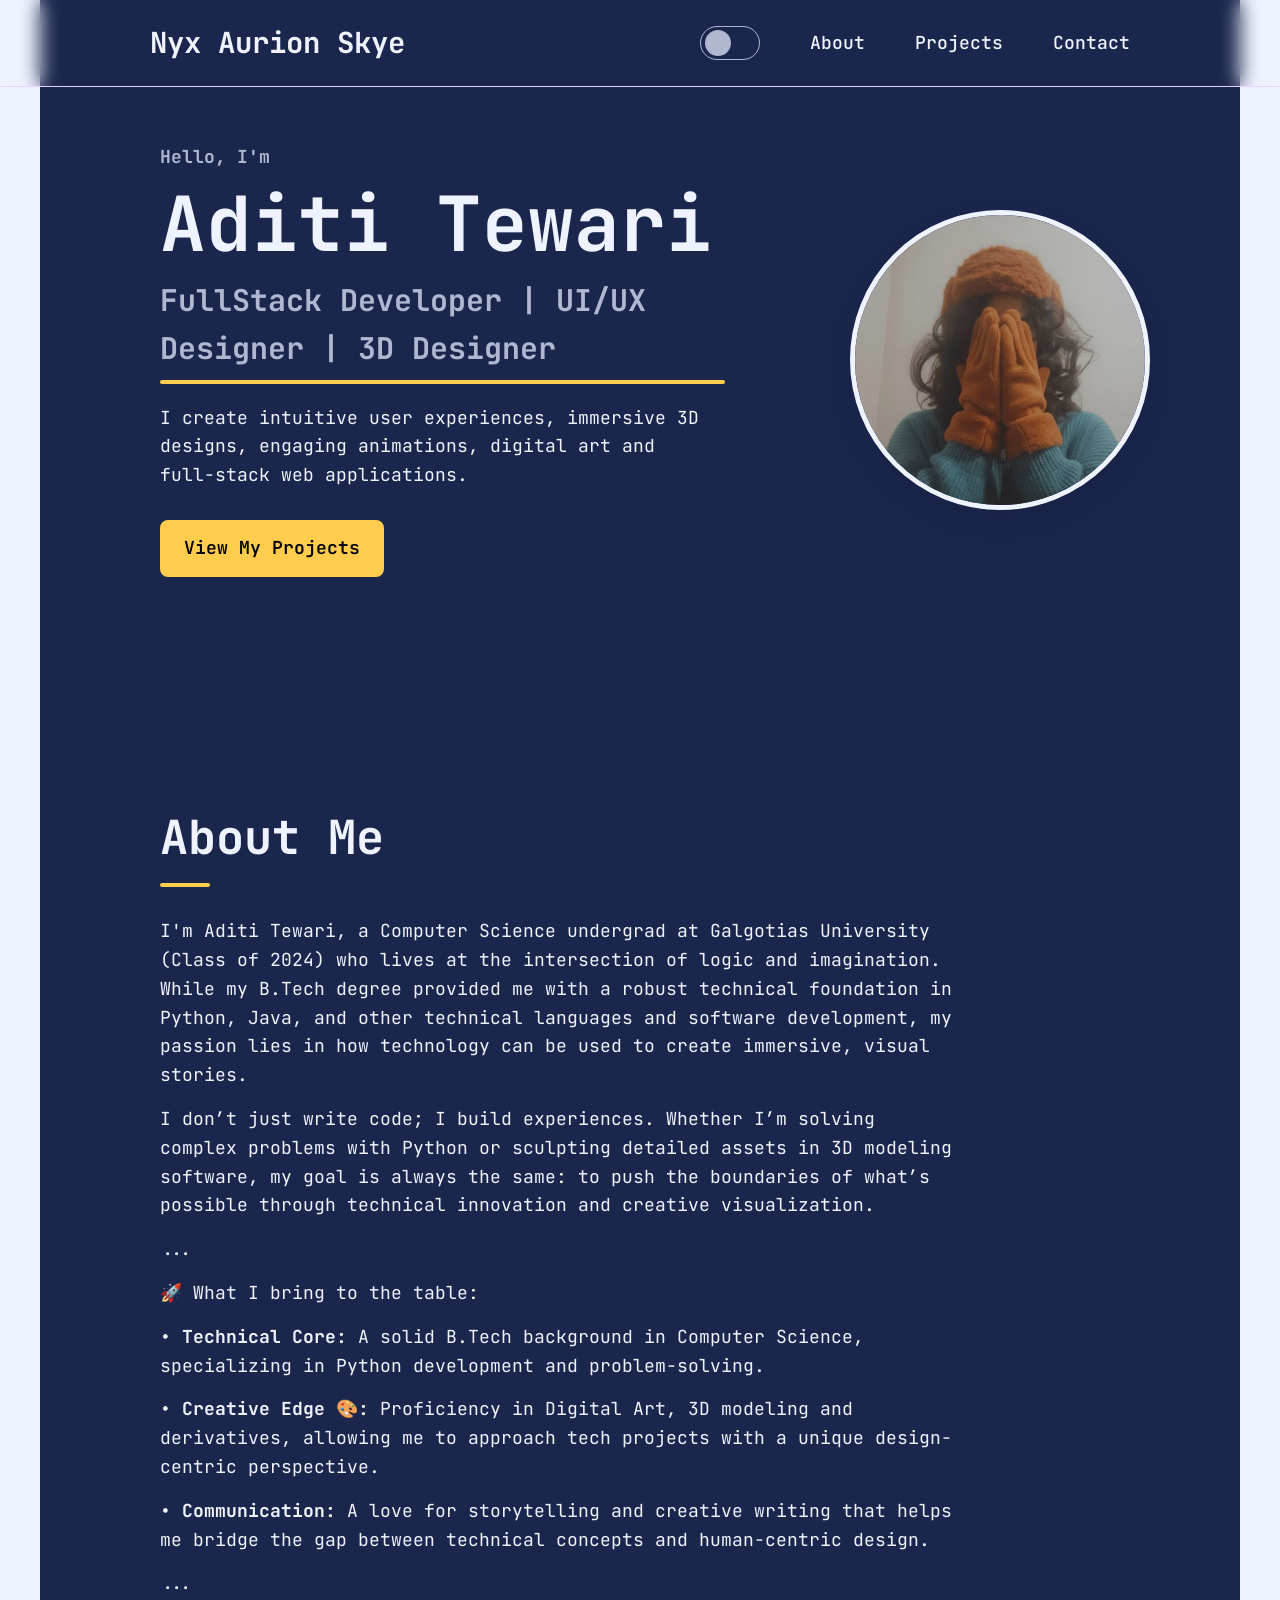
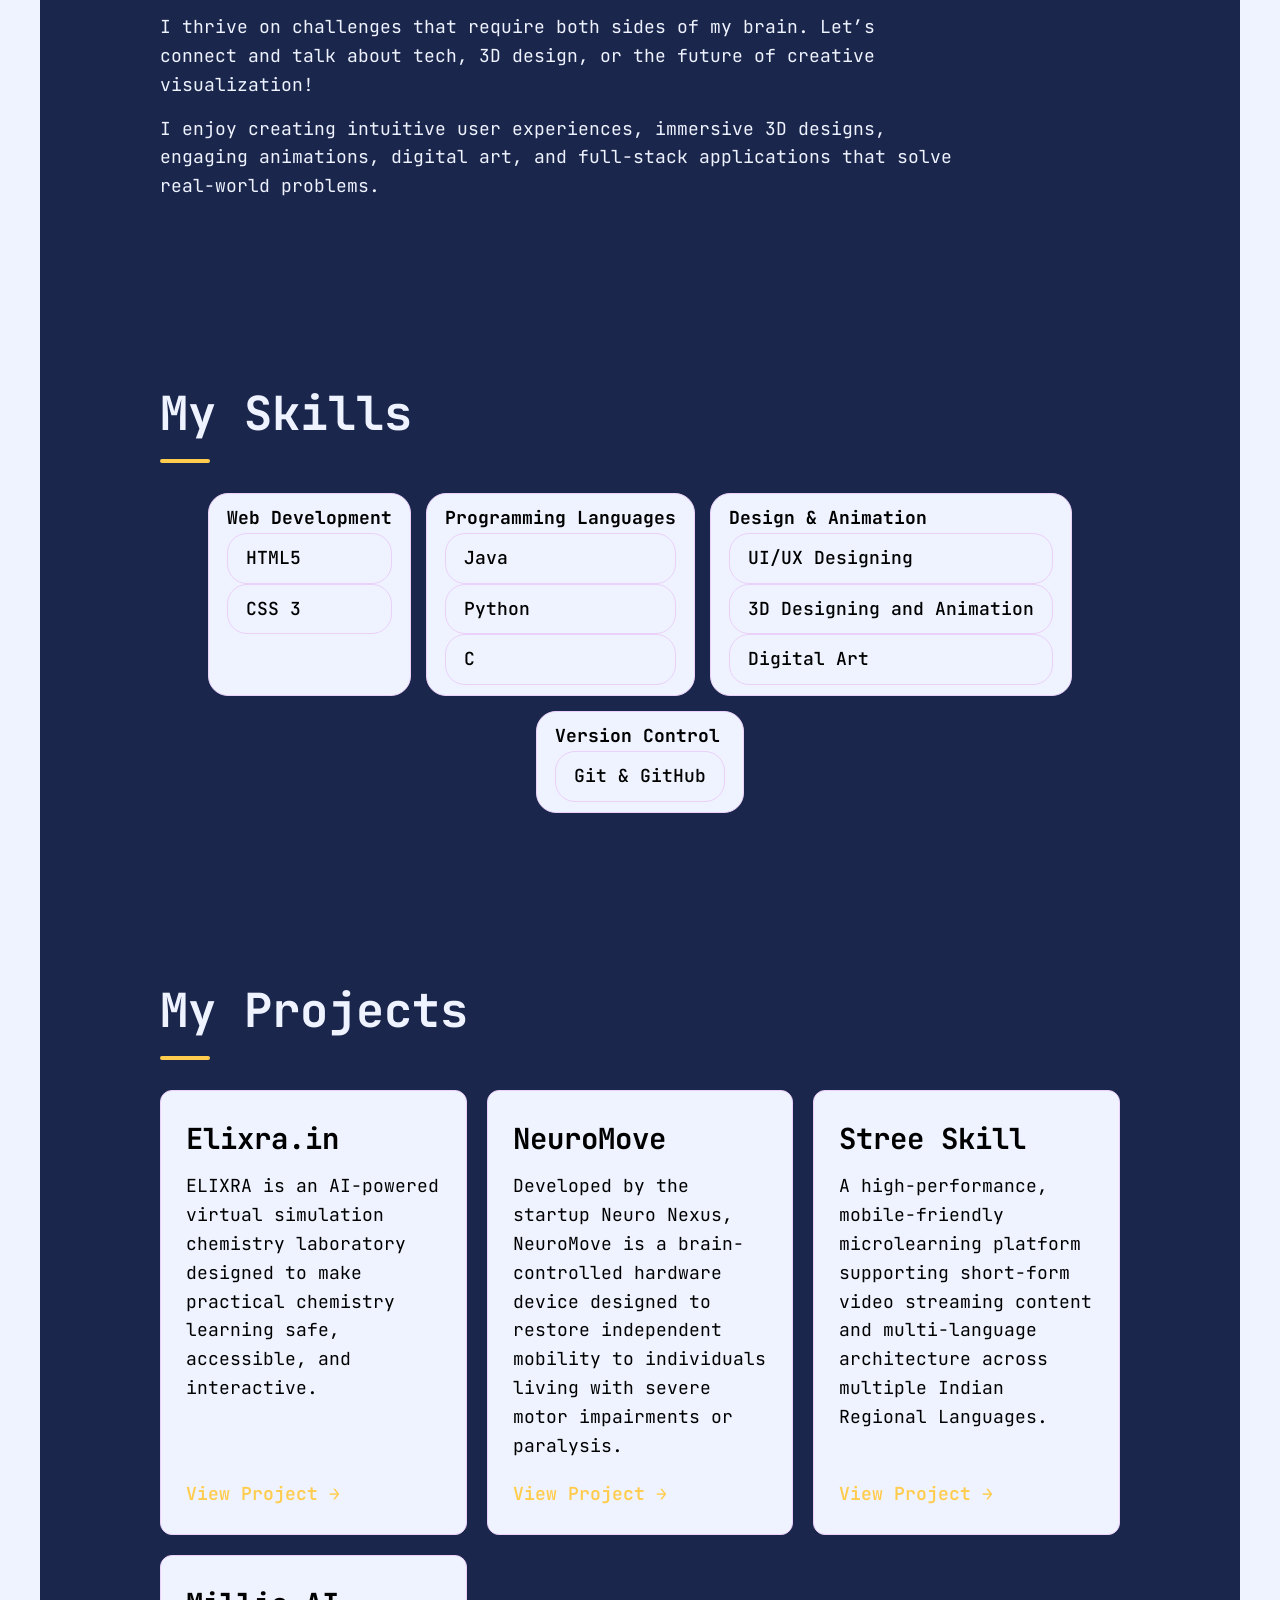
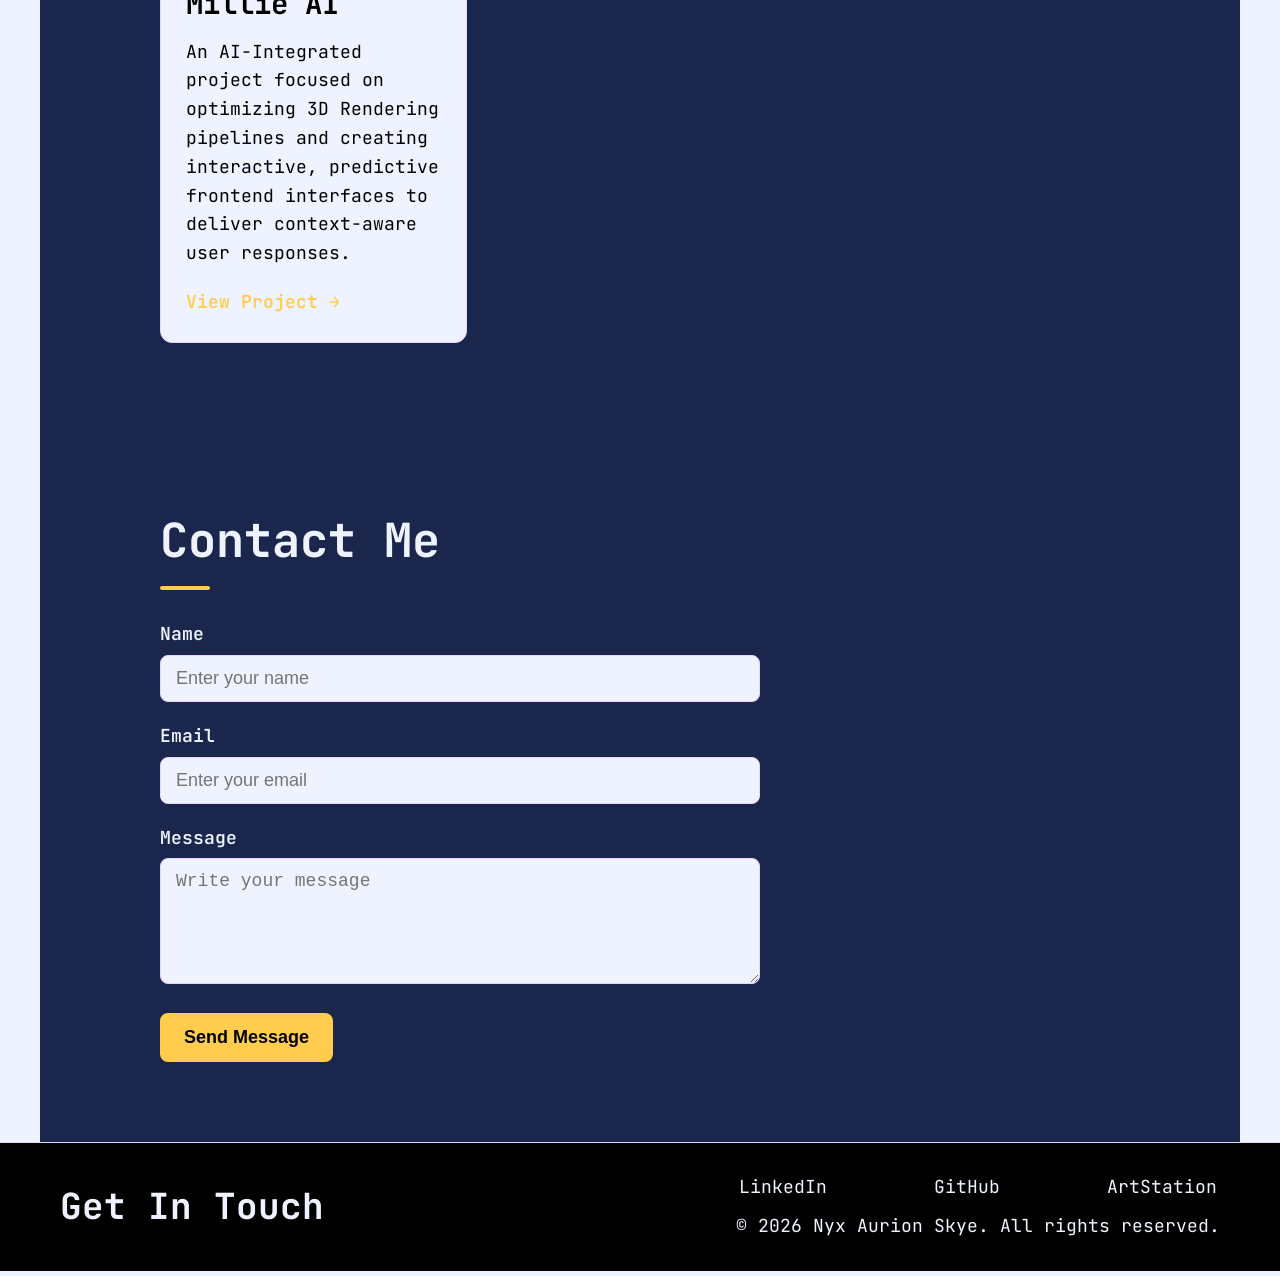
<file: index.html>
<!DOCTYPE html>
<html lang="en">
    <head>
        <meta charset="UTF-8">
        <meta name="viewport" content="width=device-width, initial-scale=1.0"> 
        <meta name="description" content="Aditi Tewari(Nyx Aurion Skye) portfolio showcasing skills and projects.">

        <title>NyxSkye | Developer Portfolio</title>
        <link rel="stylesheet" href="styles.css">
        <link rel="preconnect" href="https://fonts.googleapis.com">
        <link rel="preconnect" href="https://fonts.gstatic.com" crossorigin>
        <link href="https://fonts.googleapis.com/css2?family=JetBrains+Mono:ital,wght@0,100..800;1,100..800&display=swap" rel="stylesheet">
    </head>
    <body>
        <header>
            <nav class="navbar">
                <a class="logo">Nyx Aurion Skye</a>
                <ul class="nav-links">
                    <label class="switch">
                        <input type="checkbox">
                            <a href="index1.html" class="slider round"></a>
                    </label>
                    <li>
                        <a href="#about">About</a>
                    </li>
                    <li>
                        <a href="#projects">Projects</a>
                    </li>
                    <li>
                        <a href="#contact">Contact</a>
                    </li>
                </ul>
            </nav>
        </header>
        <main>
            <div class="container">
            <section class="hero">
                <div class="hero-content">
                    <p class="intro">Hello, I'm</p>
                    <h1>Aditi Tewari</h1>
                    <h2>FullStack Developer | UI/UX Designer | 3D Designer</h2>
                    <p class="hero-description">
                        I create intuitive user experiences, immersive 3D designs,
                        engaging animations, digital art and full-stack web applications.
                    </p>
                    <a href="#projects" class="btn">
                        View My Projects
                    </a>
                </div>
                <div class="hero-image">
                    <img
                        src="img_assets/profile.jpg"
                        alt="Profile photo of Aditi Tewari"
                    >
                </div>
            </section>
            <section id="about" class="section">
                <h2 class="section-title">About Me</h2>
                    <p>
                        I'm Aditi Tewari, a Computer Science undergrad at Galgotias University (Class of 2024) who lives at the intersection of logic and imagination. While my B.Tech degree provided me with a robust technical foundation in Python, Java, and other technical languages and software development, my passion lies in how technology can be used to create immersive, visual stories.
                    </p>
                    <p>
                        I don’t just write code; I build experiences. Whether I’m solving complex problems with Python or sculpting detailed assets in 3D modeling software, my goal is always the same: to push the boundaries of what’s possible through technical innovation and creative visualization.
                    </p>
                    <p> ... </p>
                    <p>
                        🚀 What I bring to the table:
                    </p>
                    <p>
                        <strong>• Technical Core:</strong> A solid B.Tech background in Computer Science, specializing in Python development and problem-solving.
                    </p>
                    <p>
                        <strong>• Creative Edge 🎨:</strong> Proficiency in Digital Art, 3D modeling and derivatives, allowing me to approach tech projects with a unique design-centric perspective.
                    </p>
                    <p>
                        <strong>• Communication:</strong> A love for storytelling and creative writing that helps me bridge the gap between technical concepts and human-centric design.
                    </p>
                    <p> ... </p>
                    <p>
                        I thrive on challenges that require both sides of my brain. Let’s connect and talk about tech, 3D design, or the future of creative visualization!
                    </p>
                <p>
                    I enjoy creating intuitive user experiences, immersive
                    3D designs, engaging animations, digital art, and
                    full-stack applications that solve real-world problems.
                </p>
            </section>
            <section id="skills" class="section">
                <h2 class="section-title">My Skills</h2>
                <ul class="skills-list">
                    <li>
                        <strong>Web Development</strong>
                        <ul>
                            <li>HTML5</li>
                            <li>CSS 3</li>
                        </ul>
                    </li>
                    <li>
                        <strong>Programming Languages</strong>
                        <ul>
                            <li>Java</li>
                            <li>Python</li>
                            <li>C</li>
                        </ul>
                    </li>
                    <li>
                        <strong>Design &amp; Animation</strong>
                        <ul>
                            <li>UI/UX Designing</li>
                            <li>3D Designing and Animation</li>
                            <li>Digital Art</li>
                        </ul>
                    </li>
                    <li>
                        <strong>Version Control</strong>
                        <ul>
                            <li>Git &amp; GitHub</li>
                        </ul>
                    </li>
                </ul>
            </section>
            <section id="projects" class="section">
                <h2 class="section-title">My Projects</h2>
                <div class="projects">
                    <article class="project-card">
                        <h3>Elixra.in</h3>
                        <p>
                            ELIXRA is an AI-powered virtual simulation  chemistry laboratory 
                            designed to make practical chemistry learning safe, accessible, 
                            and interactive. 
                        </p>
                        <a href="#" class="project-link">
                            View Project →
                        </a>
                    </article>
                    <article class="project-card">
                        <h3>NeuroMove</h3>
                        <p>
                            Developed by the startup Neuro Nexus, NeuroMove is a 
                            brain-controlled hardware device designed to restore 
                            independent mobility to individuals living with severe 
                            motor impairments or paralysis. 
                        </p>
                        <a href="#" class="project-link">
                            View Project →
                        </a>
                    </article>
                    <article class="project-card">
                        <h3>Stree Skill</h3>
                        <p>
                            A high-performance, mobile-friendly microlearning 
                            platform supporting short-form video streaming content 
                            and multi-language architecture across multiple Indian 
                            Regional Languages.
                        </p>
                        <a href="#" class="project-link">
                            View Project →
                        </a>
                    </article>
                    <article class="project-card">
                        <h3>Millie AI</h3>
                        <p>
                            An AI-Integrated project focused on optimizing 3D 
                            Rendering pipelines and creating interactive, 
                            predictive frontend interfaces to deliver 
                            context-aware user responses.
                        </p>
                        <a href="#" class="project-link">
                            View Project →
                        </a>
                    </article>
                </div>
            </section>
            <section id="contact" class="section">
                <h2 class="section-title">Contact Me</h2>
                <form class="contact-form">
                    <div class="form-group">
                        <label for="name">
                            Name
                        </label>
                        <input
                            type="text"
                            id="name"
                            name="name"
                            placeholder="Enter your name"
                        >
                    </div>
                    <div class="form-group">
                        <label for="email">
                            Email
                        </label>
                        <input
                            type="email"
                            id="email"
                            name="email"
                            placeholder="Enter your email"
                        >
                    </div>
                    <div class="form-group">
                        <label for="message">
                            Message
                        </label>
                        <textarea
                            id="message"
                            name="message"
                            rows="5"
                            placeholder="Write your message"
                        ></textarea>
                    </div>
                    <button type="submit" class="btn">
                        Send Message
                    </button>
                </form>
            </section>
            </div>
        </main>
        <footer>
            <div class="footer-content">
                <div class="footer-left">
                    <h1>Get In Touch</h1>
                </div>
                <div class="footer-right">
                    <div class="social-links">
                        <a href="https://linkedin.com/in/nyx-aurion-skye" target="_blank">LinkedIn</a>
                        <a href="https://github.com/NyxAurionSkye" target="_blank">GitHub</a>
                        <a href="https://www.artstation.com/nyxaurionskye" target="_blank">ArtStation</a>
                    </div>
                    <p> © 2026 Nyx Aurion Skye. All rights reserved.</p>
                </div>
            </div>
        </footer>
    </body>
</html>
</file>
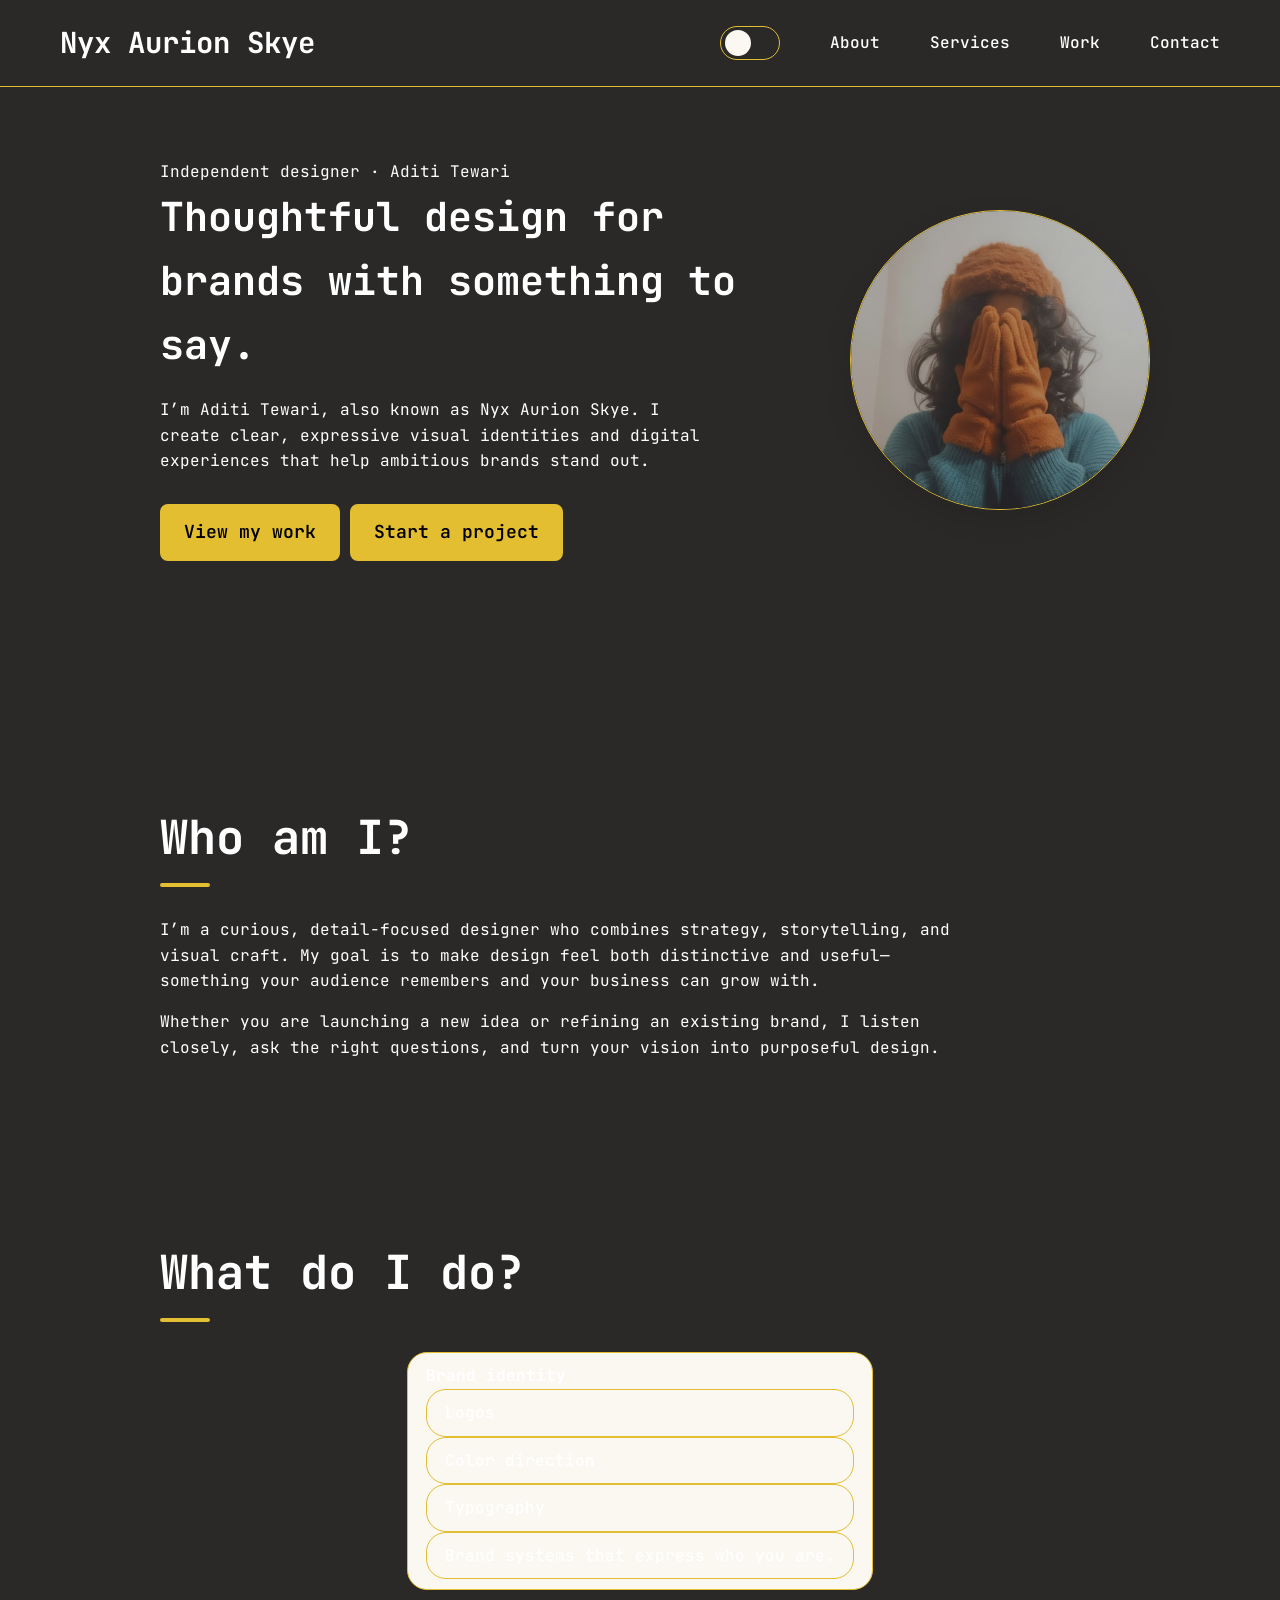
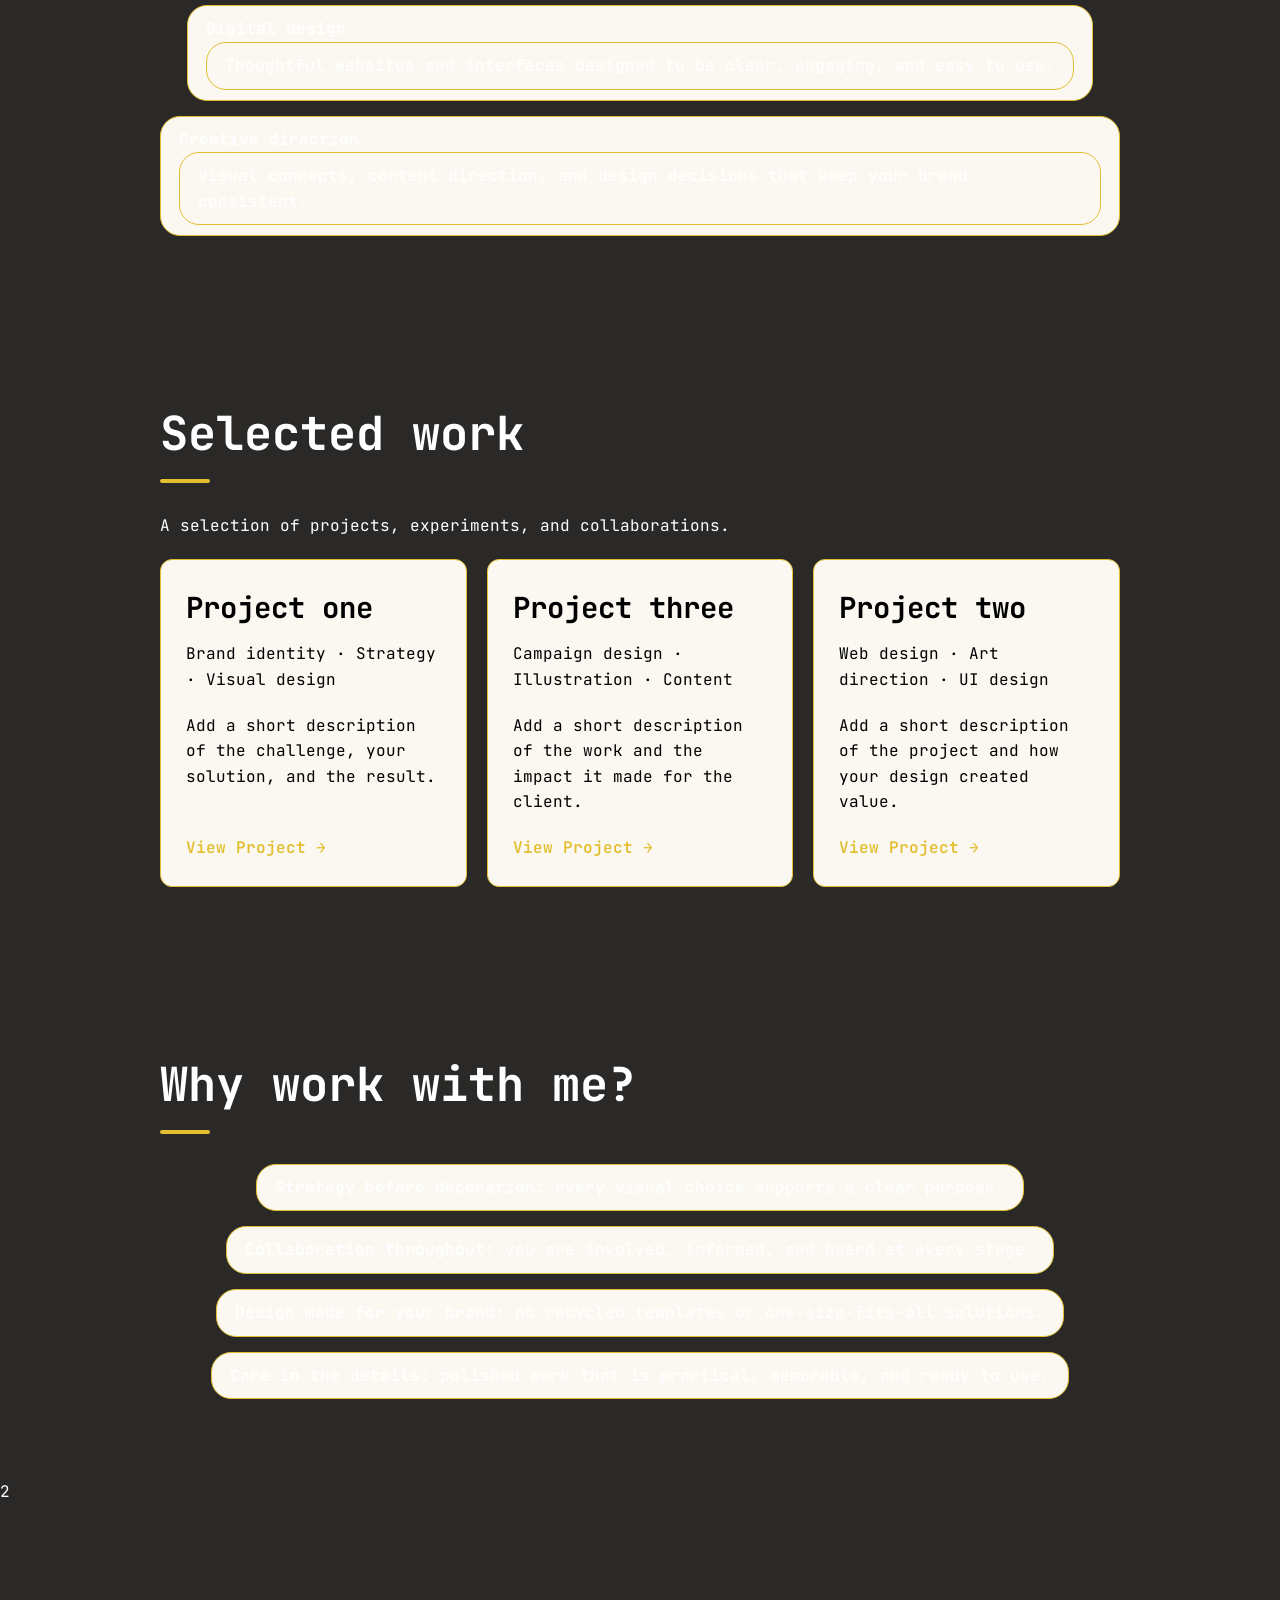
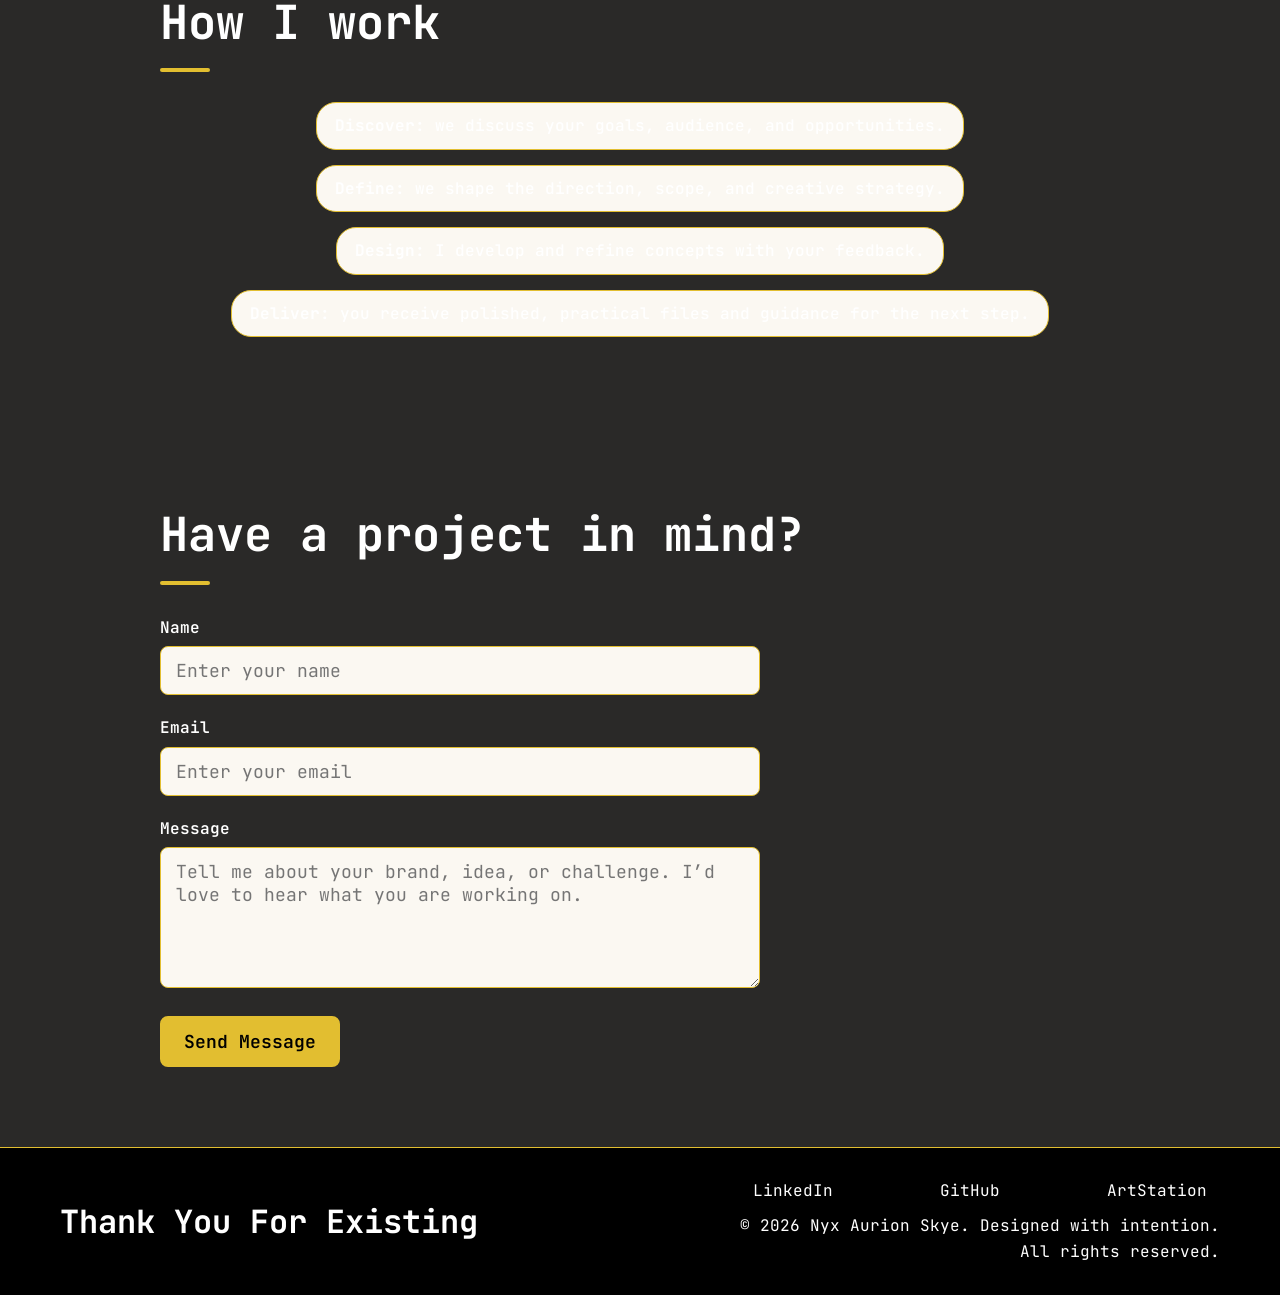
<file: creative/index.html>
<!DOCTYPE html>
<html lang="en">
    <head>
        <meta charset="UTF-8">
        <meta name="viewport" content="width=device-width, initial-scale=1.0"> 
        <meta name="description" content="Aditi Tewari(Nyx Aurion Skye) designer portfolio showcasing skills and projects.">

        <title>NyxSkye | Developer Portfolio</title>
        <link rel="stylesheet" href="styles.css">
        <link rel="preconnect" href="https://fonts.googleapis.com">
        <link rel="preconnect" href="https://fonts.gstatic.com" crossorigin>
        <link href="https://fonts.googleapis.com/css2?family=JetBrains+Mono:ital,wght@0,100..800;1,100..800&display=swap" rel="stylesheet">
    </head>
    <body>
        <header>
            <nav class="navbar">
                <a class="logo">Nyx Aurion Skye</a>
                <ul class="nav-links">
                    <label class="switch">
                        <input type="checkbox">
                            <a href="/developer/index.html" class="slider round"></a>
                    </label>
                    <li>
                        <a href="#about">About</a>
                    </li>
                    <li>
                        <a href="#services">Services</a>
                    </li>
                    <li>
                        <a href="#work">Work</a>
                    </li>
                    <li>
                        <a href="#contact">Contact</a>
                    </li>
                </ul>
            </nav>
        </header>
        <main>
            <section class="hero">
                <div class="hero-content">
                    <p>Independent designer · Aditi Tewari</p>
                    <h2 id="hero-title">Thoughtful design for brands with something to say.</h2>
                    <p class="hero-description">
                        I’m Aditi Tewari, also known as Nyx Aurion Skye. I create clear, expressive 
                        visual identities and digital experiences that help ambitious brands stand out.
                    </p>
                    <a href="#work" class="btn">
                        View my work
                    </a>
                    <a href="#contact" class="btn">
                        Start a project
                    </a>
                </div>
                <div class="hero-image">
                    <img
                        src="/img_assets/profile.jpg"
                        alt="Profile photo of Aditi Tewari"
                    >
                </div>
            </section>
            <section id="about" class="section">
                <h2 class="section-title">Who am I?</h2>
                    <p>I’m a curious, detail-focused designer who combines strategy, storytelling, 
                        and visual craft. My goal is to make design feel both distinctive and 
                        useful—something your audience remembers and your business can grow with.</p>
                    <p>Whether you are launching a new idea or refining an existing brand, I listen 
                        closely, ask the right questions, and turn your vision into purposeful design.</p>
            </section>
            <section id="skills" class="section">
                <h2 class="section-title">What do I do?</h2>
                <ul class="skills-list">
                    <li>
                        <strong>Brand identity</strong>
                        <ul>
                            <li>Logos</li>
                            <li>Color direction</li>
                            <li>Typography</li>
                            <li>Brand systems that express who you are.</li>
                        </ul>
                    <li>
                        <strong>Digital design</strong>
                        <ul>
                            <li>Thoughtful websites and interfaces designed to be clear, engaging, and easy to use.</li>
                        </ul>
                    </li>
                    <li>
                        <strong>Creative direction</strong>
                        <ul>
                            <li>Visual concepts, content direction, and design decisions that keep your brand consistent.</li>
                        </ul>
                    </li>
                </ul>
            </section>
            <section id="projects" class="section">
                <h2 class="section-title">Selected work</h2>
                <p style="color: var(--text); margin-bottom: 20px;">
                    A selection of projects, experiments, and collaborations.
                </p>
                <div class="projects">
                    <article class="project-card">
                        <h3>Project one</h3>
                        <p>
                            Brand identity · Strategy · Visual design
                        </p>
                        <p>
                            Add a short description of the challenge, your solution, and the result.
                        </p>
                        <a href="#" class="project-link">
                            View Project →
                        </a>
                    </article>
                    <article class="project-card">
                        <h3>Project three</h3>
                        <p>
                            Campaign design · Illustration · Content
                        </p>
                        <p>
                            Add a short description of the work and the impact it made for the client.
                        </p>
                        <a href="#" class="project-link">
                            View Project →
                        </a>
                    </article>
                    <article class="project-card">
                        <h3>Project two</h3>
                        <p>
                            Web design · Art direction · UI design
                        </p>
                        <p>
                            Add a short description of the project and how your design created value.
                        </p>
                        <a href="#" class="project-link">
                            View Project →
                        </a>
                    </article>
                </div>
            </section>

            <section id="why-me" class="section">
                <h2 class="section-title">Why work with me?</h2>
                <ul class="skills-list">
                    <li>
                        <strong>Strategy before decoration:</strong> every visual choice supports a clear purpose.
                    </li>
                    <li>
                        <strong>Collaboration throughout:</strong> you are involved, informed, and heard at every stage.
                    </li>
                    <li>
                        <strong>Design made for your brand:</strong> no recycled templates or one-size-fits-all solutions.
                    </li>
                    <li>
                        <strong>Care in the details:</strong> polished work that is practical, memorable, and ready to use.
                    </li>
                </ul>
            </section>
2
            <section id="process" class="section">
                <h2 class="section-title">How I work</h2>
                <ul class="skills-list">
                    <li>
                        <strong>Discover:</strong> we discuss your goals, audience, and opportunities.
                    </li>
                    <li>
                        <strong>Define:</strong> we shape the direction, scope, and creative strategy.
                    </li>
                    <li>
                        <strong>Design:</strong> I develop and refine concepts with your feedback.
                    </li>
                    <li>
                        <strong>Deliver:</strong> you receive polished, practical files and guidance for the next step.
                    </li>
                </ul>
            </section>

            <section id="contact" class="section">
                <h2 class="section-title">Have a project in mind?</h2>
                <form class="contact-form">
                    <div class="form-group">
                        <label for="name">
                            Name
                        </label>
                        <input
                            type="text"
                            id="name"
                            name="name"
                            placeholder="Enter your name"
                        >
                    </div>
                    <div class="form-group">
                        <label for="email">
                            Email
                        </label>
                        <input
                            type="email"
                            id="email"
                            name="email"
                            placeholder="Enter your email"
                        >
                    </div>
                    <div class="form-group">
                        <label for="message">
                            Message
                        </label>
                        <textarea
                            id="message"
                            name="message"
                            rows="5"
                            placeholder="Tell me about your brand, idea, or challenge. I’d love to hear what you are working on."
                        ></textarea>
                    </div>
                    <button type="submit" class="btn">
                        Send Message
                    </button>
                </form>
            </section>
        </main>
        <footer>
            <div class="footer-content">
                <div class="footer-left">
                    <h1>Thank You For Existing</h1>
                </div>
                <div class="footer-right">
                    <div class="social-links">
                        <a href="https://linkedin.com/in/nyx-aurion-skye" target="_blank">LinkedIn</a>
                        <a href="https://github.com/NyxAurionSkye" target="_blank">GitHub</a>
                        <a href="https://www.artstation.com/nyxaurionskye" target="_blank">ArtStation</a>
                    </div>
                    <p> &copy; 2026 Nyx Aurion Skye. Designed with intention.</p>
                    <p> All rights reserved.</p>
                </div>
            </div>
        </footer>        
    </body>
</html>
</file>
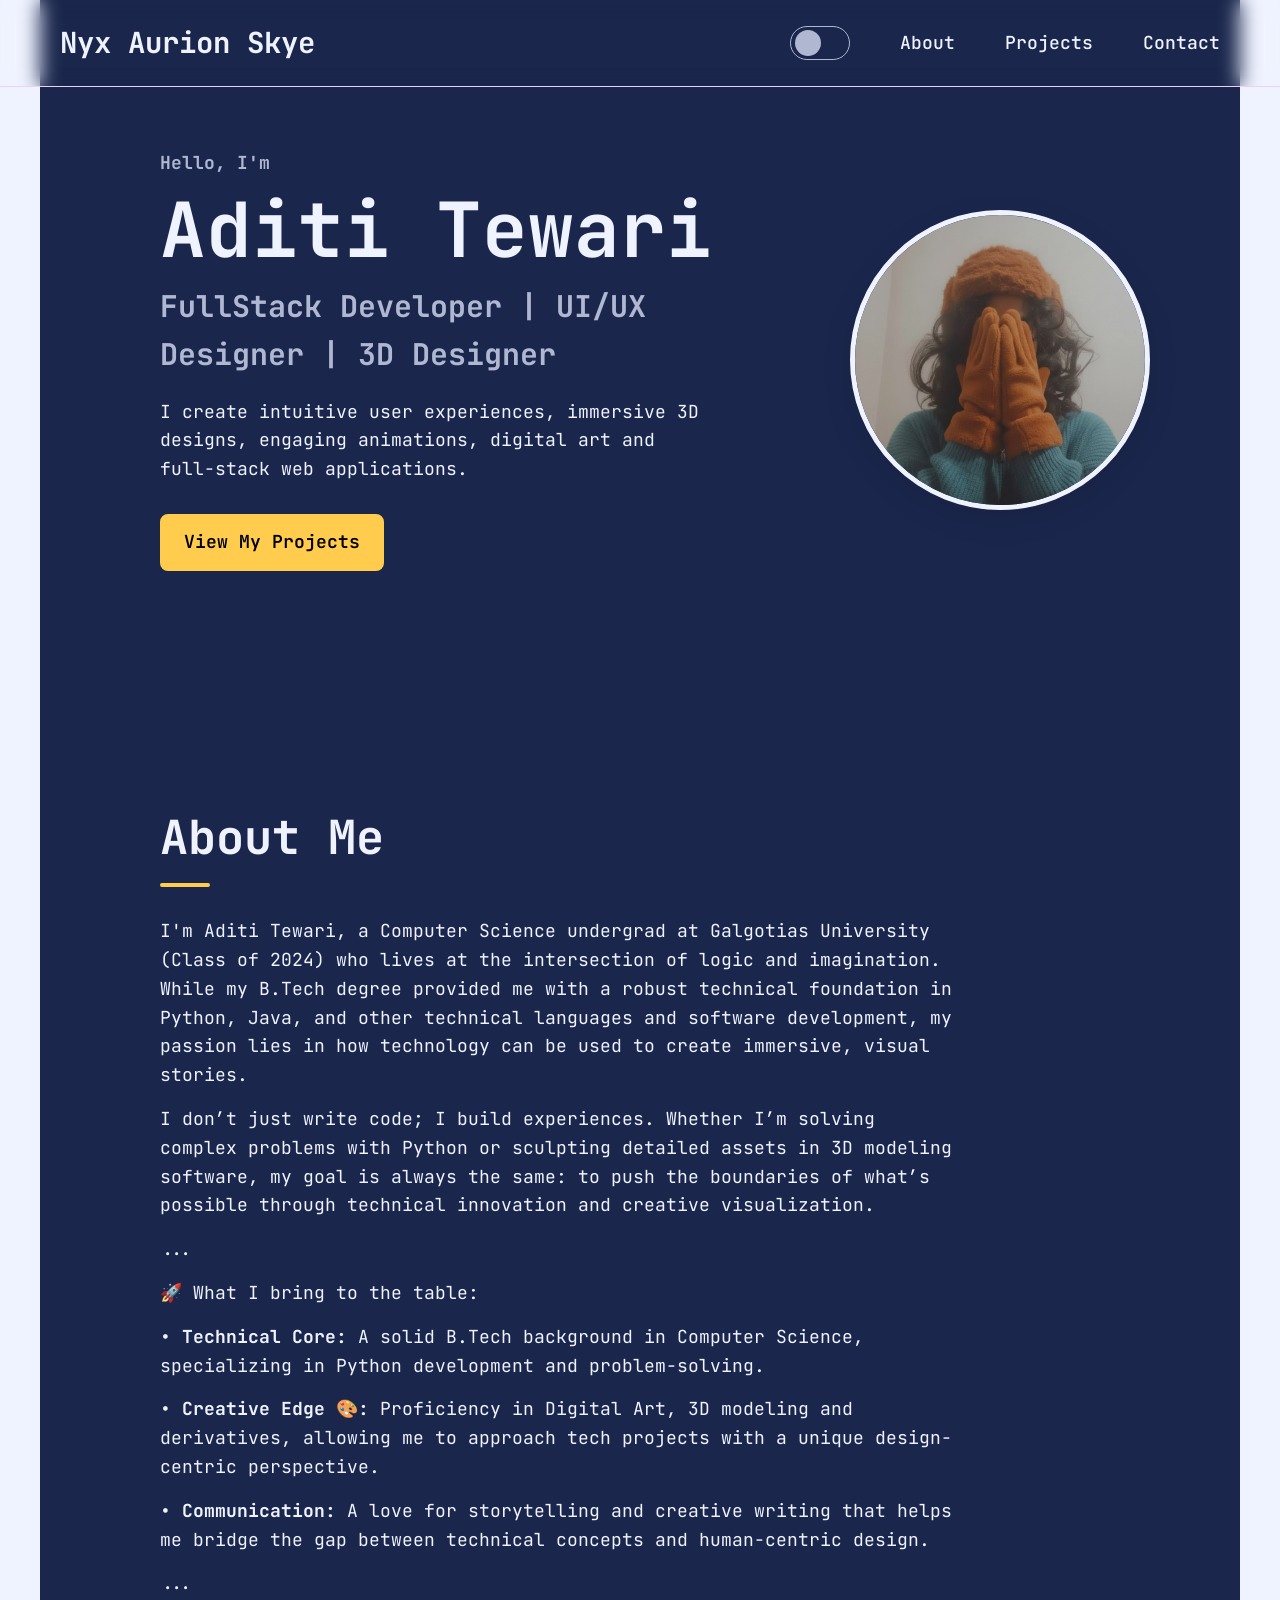
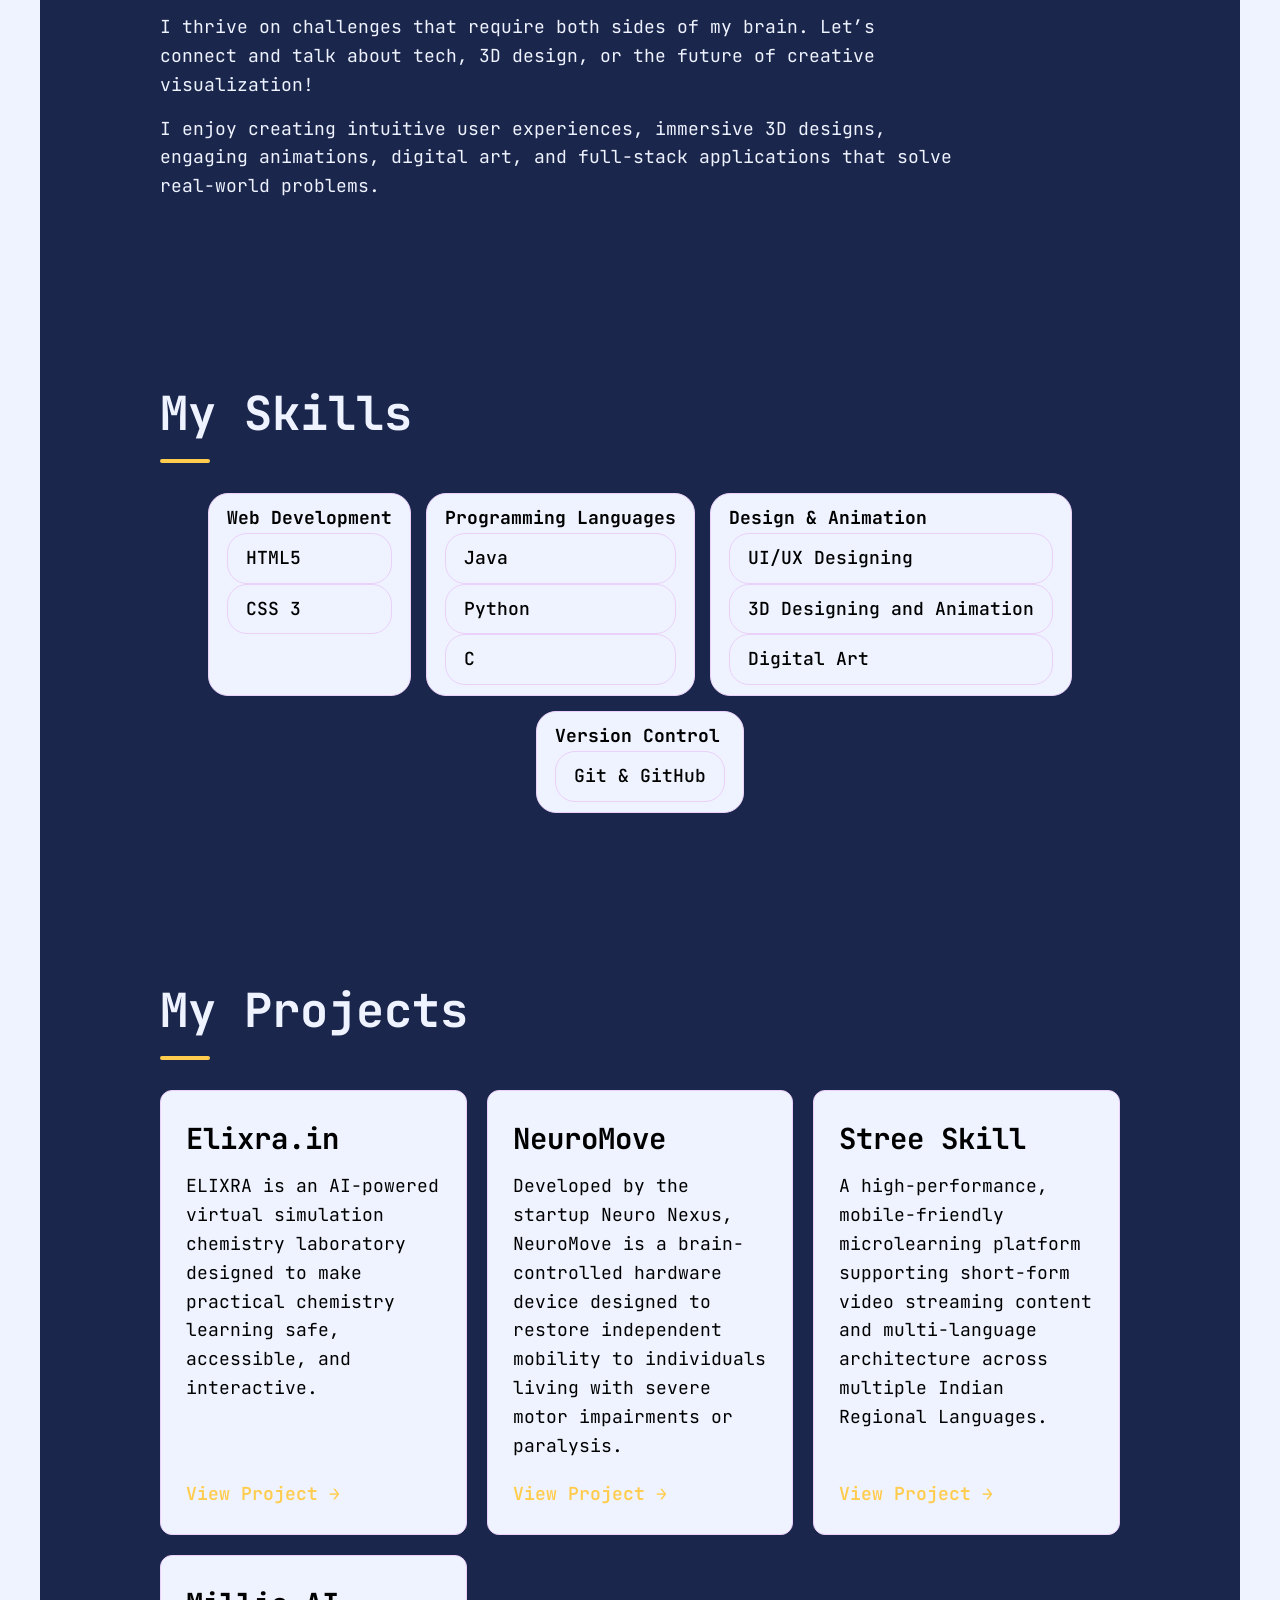
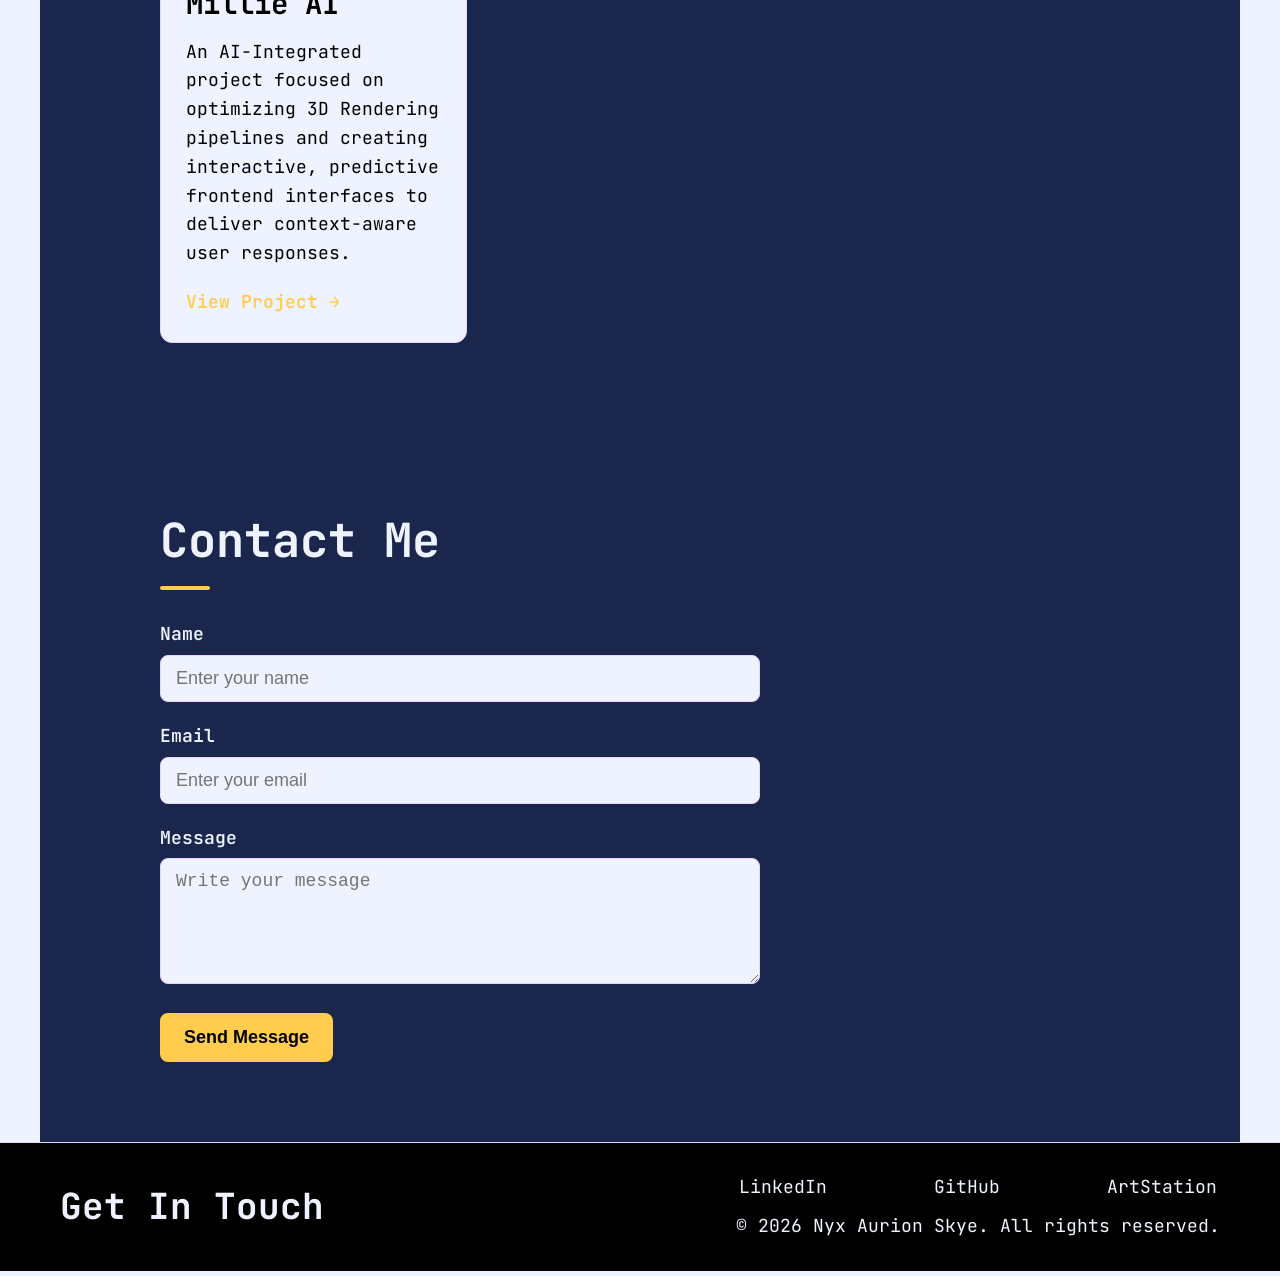
<file: developer/index.html>
<!DOCTYPE html>
<html lang="en">
    <head>
        <meta charset="UTF-8">
        <meta name="viewport" content="width=device-width, initial-scale=1.0"> 
        <meta name="description" content="Aditi Tewari(Nyx Aurion Skye) portfolio showcasing skills and projects.">

        <title>NyxSkye | Developer Portfolio</title>
        <link rel="stylesheet" href="styles.css">
        <link rel="preconnect" href="https://fonts.googleapis.com">
        <link rel="preconnect" href="https://fonts.gstatic.com" crossorigin>
        <link href="https://fonts.googleapis.com/css2?family=JetBrains+Mono:ital,wght@0,100..800;1,100..800&display=swap" rel="stylesheet">
    </head>
    <body>
        <header>
            <nav class="navbar">
                <a class="logo">Nyx Aurion Skye</a>
                <ul class="nav-links">
                    <label class="switch">
                        <input type="checkbox">
                            <a href="/creative/index.html" class="slider round"></a>
                    </label>
                    <li>
                        <a href="#about">About</a>
                    </li>
                    <li>
                        <a href="#projects">Projects</a>
                    </li>
                    <li>
                        <a href="#contact">Contact</a>
                    </li>
                </ul>
            </nav>
        </header>
        <main>
            <div class="container">
            <section class="hero">
                <div class="hero-content">
                    <p class="intro">Hello, I'm</p>
                    <h1>Aditi Tewari</h1>
                    <h2>FullStack Developer | UI/UX Designer | 3D Designer</h2>
                    <p class="hero-description">
                        I create intuitive user experiences, immersive 3D designs,
                        engaging animations, digital art and full-stack web applications.
                    </p>
                    <a href="#projects" class="btn">
                        View My Projects
                    </a>
                </div>
                <div class="hero-image">
                    <img
                        src="/img_assets/profile.jpg"
                        alt="Profile photo of Aditi Tewari"
                    >
                </div>
            </section>
            <section id="about" class="section">
                <h2 class="section-title">About Me</h2>
                    <p>
                        I'm Aditi Tewari, a Computer Science undergrad at Galgotias University (Class of 2024) who lives at the intersection of logic and imagination. While my B.Tech degree provided me with a robust technical foundation in Python, Java, and other technical languages and software development, my passion lies in how technology can be used to create immersive, visual stories.
                    </p>
                    <p>
                        I don’t just write code; I build experiences. Whether I’m solving complex problems with Python or sculpting detailed assets in 3D modeling software, my goal is always the same: to push the boundaries of what’s possible through technical innovation and creative visualization.
                    </p>
                    <p> ... </p>
                    <p>
                        🚀 What I bring to the table:
                    </p>
                    <p>
                        <strong>• Technical Core:</strong> A solid B.Tech background in Computer Science, specializing in Python development and problem-solving.
                    </p>
                    <p>
                        <strong>• Creative Edge 🎨:</strong> Proficiency in Digital Art, 3D modeling and derivatives, allowing me to approach tech projects with a unique design-centric perspective.
                    </p>
                    <p>
                        <strong>• Communication:</strong> A love for storytelling and creative writing that helps me bridge the gap between technical concepts and human-centric design.
                    </p>
                    <p> ... </p>
                    <p>
                        I thrive on challenges that require both sides of my brain. Let’s connect and talk about tech, 3D design, or the future of creative visualization!
                    </p>
                <p>
                    I enjoy creating intuitive user experiences, immersive
                    3D designs, engaging animations, digital art, and
                    full-stack applications that solve real-world problems.
                </p>
            </section>
            <section id="skills" class="section">
                <h2 class="section-title">My Skills</h2>
                <ul class="skills-list">
                    <li>
                        <strong>Web Development</strong>
                        <ul>
                            <li>HTML5</li>
                            <li>CSS 3</li>
                        </ul>
                    </li>
                    <li>
                        <strong>Programming Languages</strong>
                        <ul>
                            <li>Java</li>
                            <li>Python</li>
                            <li>C</li>
                        </ul>
                    </li>
                    <li>
                        <strong>Design &amp; Animation</strong>
                        <ul>
                            <li>UI/UX Designing</li>
                            <li>3D Designing and Animation</li>
                            <li>Digital Art</li>
                        </ul>
                    </li>
                    <li>
                        <strong>Version Control</strong>
                        <ul>
                            <li>Git &amp; GitHub</li>
                        </ul>
                    </li>
                </ul>
            </section>
            <section id="projects" class="section">
                <h2 class="section-title">My Projects</h2>
                <div class="projects">
                    <ul class="project-card">
                        <h3>Elixra.in</h3>
                        <p>
                            ELIXRA is an AI-powered virtual simulation  chemistry laboratory 
                            designed to make practical chemistry learning safe, accessible, 
                            and interactive. 
                        </p>
                        <a href="#" class="project-link">
                            View Project →
                        </a>
                    </ul>
                    <ul class="project-card">
                        <h3>NeuroMove</h3>
                        <p>
                            Developed by the startup Neuro Nexus, NeuroMove is a 
                            brain-controlled hardware device designed to restore 
                            independent mobility to individuals living with severe 
                            motor impairments or paralysis. 
                        </p>
                        <a href="#" class="project-link">
                            View Project →
                        </a>
                    </ul>
                    <ul class="project-card">
                        <h3>Stree Skill</h3>
                        <p>
                            A high-performance, mobile-friendly microlearning 
                            platform supporting short-form video streaming content 
                            and multi-language architecture across multiple Indian 
                            Regional Languages.
                        </p>
                        <a href="#" class="project-link">
                            View Project →
                        </a>
                    </ul>
                    <ul class="project-card">
                        <h3>Millie AI</h3>
                        <p>
                            An AI-Integrated project focused on optimizing 3D 
                            Rendering pipelines and creating interactive, 
                            predictive frontend interfaces to deliver 
                            context-aware user responses.
                        </p>
                        <a href="#" class="project-link">
                            View Project →
                        </a>
                    </ul>
                </div>
            </section>
            <section id="contact" class="section">
                <h2 class="section-title">Contact Me</h2>
                <form class="contact-form">
                    <div class="form-group">
                        <label for="name">
                            Name
                        </label>
                        <input
                            type="text"
                            id="name"
                            name="name"
                            placeholder="Enter your name"
                        >
                    </div>
                    <div class="form-group">
                        <label for="email">
                            Email
                        </label>
                        <input
                            type="email"
                            id="email"
                            name="email"
                            placeholder="Enter your email"
                        >
                    </div>
                    <div class="form-group">
                        <label for="message">
                            Message
                        </label>
                        <textarea
                            id="message"
                            name="message"
                            rows="5"
                            placeholder="Write your message"
                        ></textarea>
                    </div>
                    <button type="submit" class="btn">
                        Send Message
                    </button>
                </form>
            </section>
            </div>
        </main>
        <footer>
            <div class="footer-content">
                <div class="footer-left">
                    <h1>Get In Touch</h1>
                </div>
                <div class="footer-right">
                    <div class="social-links">
                        <a href="https://linkedin.com/in/nyx-aurion-skye" target="_blank">LinkedIn</a>
                        <a href="https://github.com/NyxAurionSkye" target="_blank">GitHub</a>
                        <a href="https://www.artstation.com/nyxaurionskye" target="_blank">ArtStation</a>
                    </div>
                    <p> © 2026 Nyx Aurion Skye. All rights reserved.</p>
                </div>
            </div>
        </footer>
    </body>
</html>
</file>
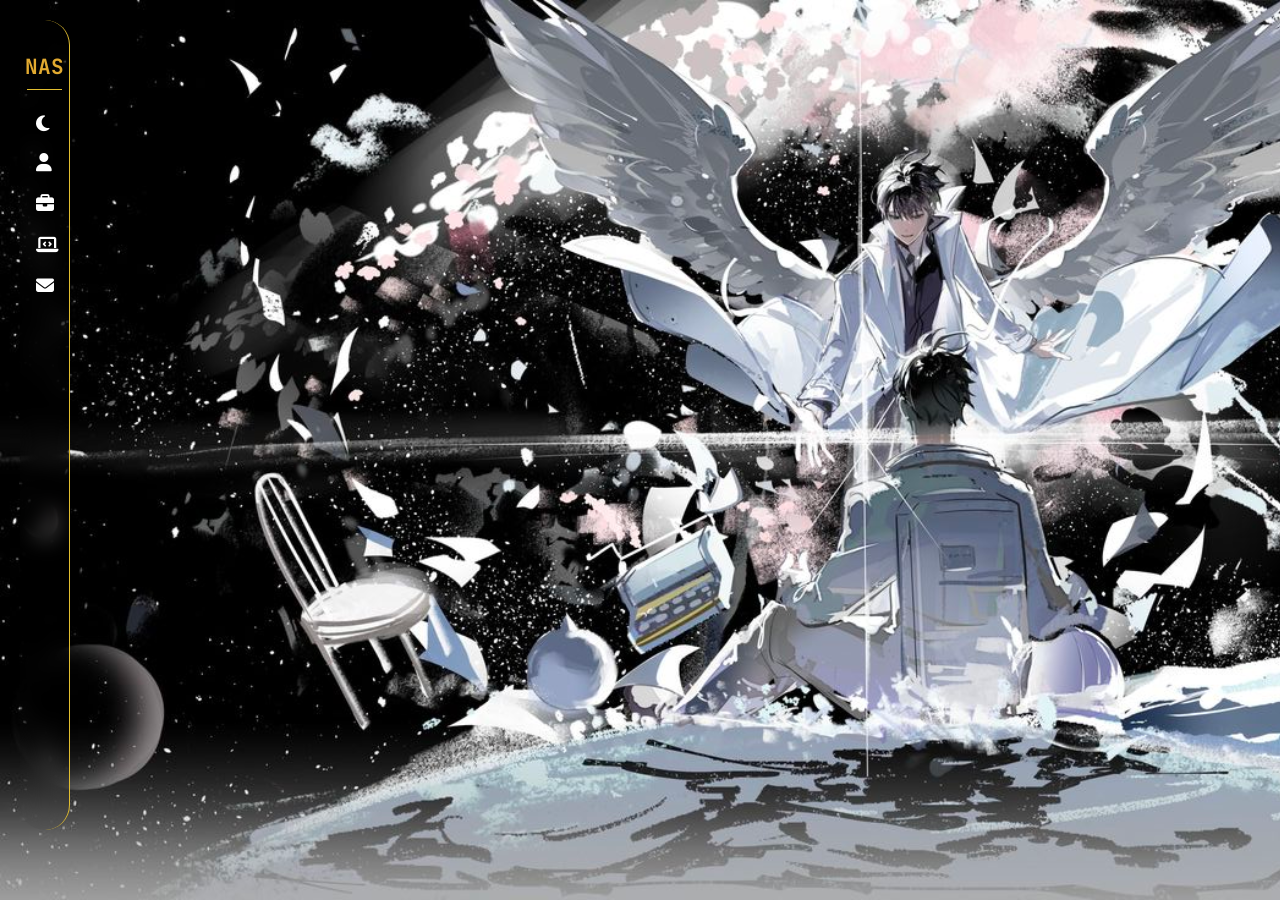
<file: creative/i.html>
<!DOCTYPE html>
<html lang="en">
    <head>
        <meta charset="UTF-8">
        <meta name="viewport" content="width=device-width, initial-scale=1.0"> 
        <meta name="description" content="Aditi Tewari(Nyx Aurion Skye) designer portfolio showcasing skills and projects.">

        <title>NyxSkye | Developer Portfolio</title>
        <script src="script.js"></script>
        <link rel="stylesheet" href="s.css">
        <link rel="stylesheet" href="https://cdnjs.cloudflare.com/ajax/libs/font-awesome/6.5.1/css/all.min.css">
        <link rel="preconnect" href="https://fonts.googleapis.com">
        <link rel="preconnect" href="https://fonts.gstatic.com" crossorigin>
        <link href="https://fonts.googleapis.com/css2?family=JetBrains+Mono:ital,wght@0,100..800;1,100..800&display=swap" rel="stylesheet">
    </head>
    <body>
        <div id="mySidenav" class="sidenav round">
            <div class="logo" href="#">
                <span class="logo-short"><strong>NAS</strong></span>
                <span class="logo-text">Nyx Aurion Skye</span>
            </div>
            <hr class="nav-divider">
            <ul class="nav-links">
                <!-- CHANGE: Swapped switch order and wrapped with toggle text; hidden until hover -->
                <li class="theme-toggle-item">
                    <i class="fa-solid fa-moon nav-icon"></i>
                    <div class="switch-wrapper">
                        <label class="switch">
                            <input type="checkbox">
                            <a href="/developer/index.html" class="slider round"></a>
                        </label>
                    </div>
                </li>
                <li>
                    <a href="#about">
                        <i class="fa-solid fa-user nav-icon"></i>
                        <span class="nav-text">About</span>
                    </a>
                </li>
                <li>
                    <a href="#services">
                        <i class="fa-solid fa-briefcase nav-icon"></i>
                        <span class="nav-text">Services</span>
                    </a>
                </li>
                <li>
                    <a href="#work">
                        <i class="fa-solid fa-laptop-code nav-icon"></i>
                        <span class="nav-text">Work</span>
                    </a>
                </li>
                <li>
                    <a href="#contact">
                        <i class="fa-solid fa-envelope nav-icon"></i>
                        <span class="nav-text">Contact</span>
                    </a>
                </li>
            </ul>
        </div>
        <!-- Use any element to open the sidenav -->
        <span onclick="openNav()" style="cursor: pointer; font-size: 24px;"></span>
        <!-- Add all page content inside this div if you want the side nav to push page content to the right (not used if you only want the sidenav to sit on top of the page -->
        <div id="main">
        </div>
    </body>
</html>
</file>
<file: styles.css>
/* ==================== CSS VARIABLES ==================== */

:root {
    /* Button and hover */
    --primary: #FFCC4D;
    --primary-dark: #1A264C;
    /* Text of 3 types */
    --text: #EFF3FF;
    --dark-text: #000000;
    --light-text: #AFB7D1;
    /* Main Background */
    --background: #EFF3FF;
    /* Card, Form, and Border */
    --white: #EFF3FF;
    --border: #EBD0F9;

    --footer: #000000;
}


/* ==================== RESET ==================== */

* {
    margin: 0;
    padding: 0;
    box-sizing: border-box;
}


/* ==================== GLOBAL STYLES ==================== */

html {
    scroll-behavior: smooth;
}

body {
    font-family: 'JetBrains Mono', monospace;
    font-size: 18px;
    line-height: 1.6;
    color: var(--dark-text);
    background-color: var(--background);
}

a {
    color: inherit;
    text-decoration: none;
}

ul {
    list-style: none;
}

img {
    max-width: 100%;
    display: block;
}


/* ==================== HEADER ==================== */

header {
    position: fixed;
    top: 0;
    left: 0;
    right: 0;
    z-index: 1000;
    backdrop-filter: blur(10px);
    border-bottom: 1px solid var(--border);
}

.navbar {
    max-width: 1100px;
    margin: auto;
    padding: 20px 60px;
    display: flex;
    justify-content: space-between;
    align-items: center;
}

.logo {
    color: var(--text);
    font-size: 29px;
    font-weight: bold;
}

.nav-links {
    display: flex;
    align-items: center;
    gap: 50px;
}

.nav-links a {
    color: var(--text);
    font-weight: 500;
    transition: color 0.2s ease;
}

.nav-links a:hover {
    color: var(--light-text);
}


/* ==================== SLIDER ==================== */

.switch {
    position: relative;
    display: inline-block;
    width: 60px;
    height: 34px;
}

/* Hide default HTML checkbox */
.switch input {
    opacity: 0;
    width: 0;
    height: 0;
}

/* The slider */
.slider {
    position: absolute;
    cursor: pointer;
    top: 0;
    left: 0;
    right: 0;
    bottom: 0;
    background-color: var(--primary-dark);
    border: 1px solid var(--light-text);
    transition: .4s;
}

.slider:before {
    position: absolute;
    content: "";
    height: 26px;
    width: 26px;
    left: 4px;
    top: 50%;
    background-color: var(--light-text);
    transition: .4s;
    transform: translateY(-50%);
}

input:checked + .slider {
  background-color: var(--white);
}

input:focus + .slider {
  box-shadow: 0 0 5px var(--light-text);
}

input:checked + .slider:before {
    transform: translate(26px, -50%);
}

/* Rounded sliders */
.slider.round {
    border-radius: 34px;
}

.slider.round:before {
    border-radius: 50%;
}


/* ==================== Container ==================== */
.container{
    background-color: var(--primary-dark);
    width: calc(100% - 80px);
    margin: 0 auto;
}

/* ==================== HERO ==================== */

.hero {
    max-width: 1100px;
    min-height: 80vh;
    margin: auto;
    padding: 80px 40px;
    display: flex;
    justify-content: space-between;
    align-items: center;
    gap: 25px;
}

.hero-content {
    padding: 30px;
    flex: 1;
}

.intro {
    color: var(--light-text);
    font-size: 18px;
    font-weight: bold;
}

.hero h1 {
    color: var(--text);
    font-size: 76px;
    line-height: 1.1;
    margin: 10px 0;
}

.hero h2 {
    color: var(--light-text);
    font-size: 30px;
    margin-bottom: 20px;
}

.hero h2::after {
    content: "";
    display: block;
    width: calc(100% - 70px);
    height: 4px;
    margin-top: 8px;
    background-color: var(--primary);
    border-radius: 5px;
}

.hero-description {
    max-width: 550px;
    color: var(--text);
    margin-bottom: 30px;
}

.hero-image {
    flex: 0 0 300px;
}

.hero-image img {
    width: 300px;
    height: 300px;
    object-fit: cover;
    border-radius: 50%;
    border: 5px solid var(--white);
    box-shadow: 0 10px 30px rgba(0, 0, 0, 0.1);
}


/* ==================== BUTTON ==================== */

.btn {
    display: inline-block;
    padding: 12px 22px;
    color: var(--dark-text);
    background-color: var(--primary);
    border: 2px solid var(--primary);
    border-radius: 8px;
    font-size: 18px;
    font-weight: 600;
    cursor: pointer;
    transition:
        background-color 0.2s ease,
        transform 0.2s ease;
}

.btn:hover {
    color: var(--primary);
    background-color: var(--primary-dark);
    transform: translateY(-2px);
}


/* ==================== COMMON SECTION ==================== */

.section {
    max-width: 1100px;
    margin: auto;
    padding: clamp(48px, 7vw, 80px) clamp(20px, 6vw, 70px);
}

.section-title {
    position: relative;
    color: var(--text);
    font-size: 47px;
    margin-bottom: 30px;
}

.section-title::after {
    content: "";
    display: block;
    width: 50px;
    height: 4px;
    margin-top: 8px;
    background-color: var(--primary);
    border-radius: 5px;
}


/* ==================== ABOUT ==================== */

#about p {
    max-width: 800px;
    color: var(--text);
    margin-bottom: 15px;
}


/* ==================== SKILLS ==================== */

.skills-list {
    display: flex;
    flex-wrap: wrap;
    justify-content: center;
    gap: 15px;
}

.skills-list li {
    padding: 10px 18px;
    background-color: var(--white);
    border: 1px solid var(--border);
    border-radius: 20px;
    font-weight: 500;
    transition:
        transform 0.2s ease,
        box-shadow 0.2s ease;
}

.skills-list li:hover {
    transform: translateY(-3px);
    box-shadow: 0 5px 15px rgba(0, 0, 0, 0.08);
}


/* ==================== PROJECTS ==================== */

.projects {
    display: grid;
    grid-template-columns: repeat(3, 1fr);
    justify-items: center;
    gap: 20px;
}

.project-card {
    min-height: 250px;
    padding: 25px;
    display: flex;
    flex-direction: column;
    background-color: var(--white);
    border: 1px solid var(--border);
    border-radius: 12px;
    transition:
        transform 0.2s ease,
        box-shadow 0.2s ease;
}

.project-card:hover {
    transform: translateY(-5px);
    box-shadow: 0 10px 25px rgba(0, 0, 0, 0.08);
}

.project-card h3 {
    color: var(--dark-text);
    font-size: 29px;
    margin-bottom: 10px;
}

.project-card p {
    color: var(--dark-text);
    margin-bottom: 20px;
}

.project-link {
    margin-top: auto;
    color: var(--primary);
    font-weight: 600;
}

.project-link:hover {
    color: var(--primary-dark);
}


/* ==================== CONTACT FORM ==================== */

.contact-form {
    max-width: 600px;
}

.form-group {
    margin-bottom: 20px;
}

.form-group label {
    display: block;
    margin-bottom: 6px;
    color: var(--text);
    font-weight: 600;
}

.form-group input,
.form-group textarea {
    width: 100%;
    padding: 12px 15px;
    border: 1px solid var(--border);
    border-radius: 8px;
    background-color: var(--white);
    font-size: 18px;
    outline: none;
    transition: border-color 0.2s ease;
}

.form-group input:focus,
.form-group textarea:focus {
    border-color: var(--primary);
}

.form-group textarea {
    resize: vertical;
}


/* ==================== FOOTER ==================== */

footer {
    padding: 30px 20px;
    text-align: center;
    color: var(--text);
    background-color: var(--footer);
    border-top: 1px solid var(--border);
}

.footer-content {
    display: flex;
    justify-content: space-between; 
    align-items: center;
    max-width: 1200px;
    margin: 0 auto;
    padding: 0 20px;
}

.footer-left {
    text-align: left;
}

.footer-right {
    text-align: right;
}

.social-links {
    padding-bottom: 10px;
    display: flex;
    justify-content: center;
    gap: 107px;
}

.social-links a:hover {
    color: var(--light-text);
}


/* ==================== RESPONSIVE DESIGN ==================== */

@media (max-width: 768px) {

    /* Navbar */

    .navbar {
        flex-direction: column;
        gap: 20px;
    }

    .nav-links {
        gap: 15px;
        flex-wrap: wrap;
        justify-content: center;
    }


    /* Hero */

    .hero {
        flex-direction: column;
        text-align: center;
        padding-top: 60px;
    }

    .hero h1 {
        font-size: 76px;
    }

    .hero h2 {
        font-size: 29px;
    }

    .hero-description {
        margin-left: auto;
        margin-right: auto;
    }

    .hero-image {
        flex: none;
    }


    /* Projects */

    .projects {
        grid-template-columns: 1fr;
    }

}
</file>
<file: creative/styles.css>
/* ==================== CSS VARIABLES ==================== */

:root {
    /* Button and hover */
    --primary: #e2be30;
    --primary-dark: #66706a;
    /* Text of 3 types */
    --text: #ffffff;
    --light-text: #AFB7D1;
    --dark-text: #000000;
    /* Main Background */
	--background: #2a2928;
    /* Card, Form, and Border */
    --white: #fbf8f2;
    --border: #e2be30;

    --footer: #000000;    
}


/* ==================== RESET ==================== */

* {
    margin: 0;
    padding: 0;
	box-sizing: border-box;
}


/* ==================== GLOBAL STYLES ==================== */

html {
	scroll-behavior: smooth;
}

body {
    font-family: 'JetBrains Mono', monospace;
    font-size: 16px;
    line-height: 1.6;
    color: var(--text);
	background-color: var(--background);
}

a {
    color: inherit;
    text-decoration: none;
}

ul {
    list-style: none;
}

img {
    max-width: 100%;
    display: block;
}


/* ==================== HEADER ==================== */

header {
    position: fixed;
    top: 0;
    left: 0;
    right: 0;
    z-index: 1000;
    border-bottom: 1px solid var(--border);
}

.navbar {
    padding: 20px 60px;
    display: flex;
    justify-content: space-between;
    align-items: center;
}

.logo {
    color: var(--text);
    font-size: 29px;
    font-weight: bold;
}

.nav-links {
    display: flex;
    align-items: center;
    gap: 50px;
}

.nav-links a {
    color: var(--text);
    font-weight: 500;
    transition: color 0.2s ease;
}

.nav-links a:hover {
    color: var(--dark-text);
}


/* ==================== SLIDER ==================== */

/* The switch - the box around the slider */
.switch {
    position: relative;
    display: inline-block;
    width: 60px;
    height: 34px;
}

/* Hide default HTML checkbox */
.switch input {
    opacity: 0;
    width: 0;
    height: 0;
}

/* The slider */
.slider {
    position: absolute;
    cursor: pointer;
    top: 0;
    left: 0;
    right: 0;
    bottom: 0;
    background-color: var(--background);
    border: 1px solid var(--border);
    transition: 1s;
}

.slider:before {
    position: absolute;
    content: "";
    height: 26px;
    width: 26px;
    left: 4px;
    top: 50%;
    background-color: var(--white);
    transition: .4s;
    transform: translateY(-50%);
}

input:checked + .slider {
    background-color: var(--primary-dark);
}

input:focus + .slider {
    box-shadow: 0 0 3px var(--primary-dark);
}

input:checked + .slider:before {
    transform: translate(26px, -50%);
}

/* Rounded sliders */
.slider.round {
    border-radius: 34px;
}

.slider.round:before {
    border-radius: 50%;
}

/* ==================== HERO ==================== */

.hero {
    max-width: 1100px;
    min-height: 80vh;
    margin: auto;
    padding: 80px 40px;
    display: flex;
    justify-content: space-between;
    align-items: center;
    gap: 25px;
}

.hero-content {
    padding: 30px;
    flex: 1;
    color: var(--text);
}

.intro {
    font-size: 18px;
    font-weight: bold;
}

.hero h1 {
    font-size: 76px;
    line-height: 1.1;
    margin: 10px 0;
}

.hero h2 {
    color: var(--text);
    font-size: 40px;
    margin-bottom: 20px;
}

.hero-description {
    max-width: 550px;
    color: var(--text);
    margin-bottom: 30px;
}

.hero-image {
    flex: 0 0 300px;
}

.hero-image img {
    width: 300px;
    height: 300px;
    object-fit: cover;
    border-radius: 50%;
    border: 1px solid var(--border);
    box-shadow: 0 10px 30px rgba(0, 0, 0, 0.1);
}


/* ==================== BUTTON ==================== */

.btn {
    display: inline-block;
    padding: 12px 22px;
    color: var(--dark-text);
    background-color: var(--primary);
    border: 2px solid var(--primary);
    border-radius: 8px;
    font-family: inherit;
    font-size: 18px;
    font-weight: 600;
    cursor: pointer;
    transition:
        background-color 0.2s ease,
        transform 0.2s ease;
}

.btn:hover {
    color: var(--primary);
    background-color: var(--background);
    transform: translateY(-2px);
}


/* ==================== COMMON SECTION ==================== */

.section {
    max-width: 1100px;
    margin: auto;
    padding: clamp(48px, 7vw, 80px) clamp(20px, 6vw, 70px);
}

.section-title {
    position: relative;
    color: var(--text);
    font-size: 47px;
    margin-bottom: 30px;
}

.section-title::after {
    content: "";
    display: block;
    width: 50px;
    height: 4px;
    margin-top: 8px;
    background-color: var(--primary);
    border-radius: 5px;
}


/* ==================== ABOUT ==================== */

#about p {
    max-width: 800px;
    color: var(--text);
    margin-bottom: 15px;
}


/* ==================== SKILLS ==================== */

.skills-list {
    display: flex;
    flex-wrap: wrap;
    justify-content: center;
    gap: 15px;
}

.skills-list li {
    padding: 10px 18px;
    background-color: var(--white);
    border: 1px solid var(--border);
    border-radius: 20px;
    font-weight: 500;
    transition:
        transform 0.2s ease,
        box-shadow 0.2s ease;
}

.skills-list li:hover {
    transform: translateY(-3px);
    box-shadow: 0 5px 15px rgba(0, 0, 0, 0.08);
}


/* ==================== PROJECTS ==================== */

.projects {
    display: grid;
    grid-template-columns: repeat(3, 1fr);
    justify-items: center;
    gap: 20px;
}

.project-card {
    min-height: 250px;
    padding: 25px;
    display: flex;
    flex-direction: column;
    background-color: var(--white);
    border: 1px solid var(--border);
    border-radius: 12px;
    transition:
        transform 0.2s ease,
        box-shadow 0.2s ease;
}

.project-card:hover {
    transform: translateY(-5px);
    box-shadow: 0 10px 25px rgba(0, 0, 0, 0.08);
}

.project-card h3 {
    color: var(--dark-text);
    font-size: 29px;
    margin-bottom: 10px;
}

.project-card p {
    color: var(--dark-text);
    margin-bottom: 20px;
}

.project-link {
    margin-top: auto;
    color: var(--primary);
    font-weight: 600;
}

.project-link:hover {
    color: var(--primary-dark);
}


/* ==================== CONTACT FORM ==================== */

.contact-form {
    max-width: 600px;
}

.form-group {
    margin-bottom: 20px;
}

.form-group label {
    display: block;
    margin-bottom: 6px;
    color: var(--text);
    font-weight: 600;
}

.form-group input,
.form-group textarea {
    width: 100%;
    padding: 12px 15px;
    border: 1px solid var(--border);
    border-radius: 8px;
    background-color: var(--white);
    font-family: inherit;
    font-size: 18px;
    outline: none;
    transition: border-color 0.2s ease;
}

.form-group input:focus,
.form-group textarea:focus {
    border-color: var(--primary);
}

.form-group textarea {
    resize: vertical;
}


/* ==================== FOOTER ==================== */

footer {
    padding: 30px 20px;
    text-align: center;
    color: var(--text);
    background-color: var(--footer);
    border-top: 1px solid var(--border);
}

.footer-content {
    display: flex;
    justify-content: space-between; 
    align-items: center;
    max-width: 1200px;
    margin: 0 auto;
    padding: 0 20px;
}

.footer-left {
    text-align: left;
}

.footer-right {
    text-align: right;
}

.social-links {
    padding-bottom: 10px;
    display: flex;
    justify-content: center;
    gap: 107px;
}

.social-links a:hover {
    color: var(--dark-text);
}


/* ==================== RESPONSIVE DESIGN ==================== */

@media (max-width: 768px) {

    /* Navbar */

    .navbar {
        flex-direction: column;
        gap: 20px;
    }

    .nav-links {
        gap: 15px;
        flex-wrap: wrap;
        justify-content: center;
    }


    /* Hero */

    .hero {
        flex-direction: column;
        text-align: center;
        padding-top: 60px;
    }

    .hero h1 {
        font-size: 76px;
    }

    .hero h2 {
        font-size: 29px;
    }

    .hero-description {
        margin-left: auto;
        margin-right: auto;
    }

    .hero-image {
        flex: none;
    }


    /* Projects */

    .projects {
        grid-template-columns: 1fr;
    }

}
</file>
<file: developer/styles.css>
/* ==================== CSS VARIABLES ==================== */

:root {
    /* Button and hover */
    --primary: #FFCC4D;
    --primary-dark: #1A264C;
    /* Text of 3 types */
    --text: #EFF3FF;
    --dark-text: #000000;
    --light-text: #AFB7D1;
    /* Main Background */
    --background: #EFF3FF;
    /* Card, Form, and Border */
    --white: #EFF3FF;
    --border: #EBD0F9;

    --footer: #000000;
}


/* ==================== RESET ==================== */

* {
    margin: 0;
    padding: 0;
    box-sizing: border-box;
}


/* ==================== GLOBAL STYLES ==================== */

html {
    scroll-behavior: smooth;
}

body {
    font-family: 'JetBrains Mono', monospace;
    font-size: 18px;
    line-height: 1.6;
    color: var(--dark-text);
    background-color: var(--background);
}

a {
    color: inherit;
    text-decoration: none;
}

ul {
    list-style: none;
}

img {
    max-width: 100%;
    display: block;
}


/* ==================== HEADER ==================== */

header {
    position: fixed;
    top: 0;
    left: 0;
    right: 0;
    z-index: 1000;
    backdrop-filter: blur(10px);
    border-bottom: 1px solid var(--border);
}

.navbar {
    padding: 20px 60px;
    display: flex;
    justify-content: space-between;
    align-items: center;
}

.logo {
    color: var(--text);
    font-size: 29px;
    font-weight: bold;
}

.nav-links {
    display: flex;
    align-items: center;
    gap: 50px;
}

.nav-links a {
    color: var(--text);
    font-weight: 500;
    transition: color 0.2s ease;
}

.nav-links a:hover {
    color: var(--light-text);
}


/* ==================== SLIDER ==================== */

.switch {
    position: relative;
    display: inline-block;
    width: 60px;
    height: 34px;
}

/* Hide default HTML checkbox */
.switch input {
    opacity: 0;
    width: 0;
    height: 0;
}

/* The slider */
.slider {
    position: absolute;
    cursor: pointer;
    top: 0;
    left: 0;
    right: 0;
    bottom: 0;
    background-color: var(--primary-dark);
    border: 1px solid var(--light-text);
    transition: 1s;
}

.slider:before {
    position: absolute;
    content: "";
    height: 26px;
    width: 26px;
    left: 4px;
    top: 50%;
    background-color: var(--light-text);
    transition: .4s;
    transform: translateY(-50%);
}

input:checked + .slider {
  background-color: var(--white);
}

input:focus + .slider {
  box-shadow: 0 0 5px var(--light-text);
}

input:checked + .slider:before {
    transform: translate(26px, -50%);
}

/* Rounded sliders */
.slider.round {
    border-radius: 34px;
}

.slider.round:before {
    border-radius: 50%;
}


/* ==================== Container ==================== */
.container{
    background-color: var(--primary-dark);
    width: calc(100% - 80px);
    margin: 0 auto;
}

/* ==================== HERO ==================== */

.hero {
    max-width: 1100px;
    min-height: 80vh;
    margin: auto;
    padding: 80px 40px;
    display: flex;
    justify-content: space-between;
    align-items: center;
    gap: 25px;
}

.hero-content {
    padding: 30px;
    flex: 1;
}

.intro {
    color: var(--light-text);
    font-size: 18px;
    font-weight: bold;
}

.hero h1 {
    color: var(--text);
    font-size: 76px;
    line-height: 1.1;
    margin: 10px 0;
}

.hero h2 {
    color: var(--light-text);
    font-size: 30px;
    margin-bottom: 20px;
}

.hero-description {
    max-width: 550px;
    color: var(--text);
    margin-bottom: 30px;
}

.hero-image {
    flex: 0 0 300px;
}

.hero-image img {
    width: 300px;
    height: 300px;
    object-fit: cover;
    border-radius: 50%;
    border: 5px solid var(--background);
    box-shadow: 0 10px 30px rgba(0, 0, 0, 0.1);
}


/* ==================== BUTTON ==================== */

.btn {
    display: inline-block;
    padding: 12px 22px;
    color: var(--dark-text);
    background-color: var(--primary);
    border: 2px solid var(--primary);
    border-radius: 8px;
    font-size: 18px;
    font-weight: 600;
    cursor: pointer;
    transition:
        background-color 0.2s ease,
        transform 0.2s ease;
}

.btn:hover {
    color: var(--primary);
    background-color: var(--primary-dark);
    transform: translateY(-2px);
}


/* ==================== COMMON SECTION ==================== */

.section {
    max-width: 1100px;
    margin: auto;
    padding: clamp(48px, 7vw, 80px) clamp(20px, 6vw, 70px);
}

.section-title {
    position: relative;
    color: var(--text);
    font-size: 47px;
    margin-bottom: 30px;
}

.section-title::after {
    content: "";
    display: block;
    width: 50px;
    height: 4px;
    margin-top: 8px;
    background-color: var(--primary);
    border-radius: 5px;
}


/* ==================== ABOUT ==================== */

#about p {
    max-width: 800px;
    color: var(--text);
    margin-bottom: 15px;
}


/* ==================== SKILLS ==================== */

.skills-list {
    display: flex;
    flex-wrap: wrap;
    justify-content: center;
    gap: 15px;
}

.skills-list li {
    padding: 10px 18px;
    background-color: var(--white);
    border: 1px solid var(--border);
    border-radius: 20px;
    font-weight: 500;
    transition:
        transform 0.2s ease,
        box-shadow 0.2s ease;
}

.skills-list li:hover {
    transform: translateY(-3px);
    box-shadow: 0 5px 15px rgba(0, 0, 0, 0.08);
}


/* ==================== PROJECTS ==================== */

.projects {
    display: grid;
    grid-template-columns: repeat(3, 1fr);
    justify-items: center;
    gap: 20px;
}

.project-card {
    min-height: 250px;
    padding: 25px;
    display: flex;
    flex-direction: column;
    background-color: var(--white);
    border: 1px solid var(--border);
    border-radius: 12px;
    transition:
        transform 0.2s ease,
        box-shadow 0.2s ease;
}

.project-card:hover {
    transform: translateY(-5px);
    box-shadow: 0 10px 25px rgba(0, 0, 0, 0.08);
}

.project-card h3 {
    color: var(--dark-text);
    font-size: 29px;
    margin-bottom: 10px;
}

.project-card p {
    color: var(--dark-text);
    margin-bottom: 20px;
}

.project-link {
    margin-top: auto;
    color: var(--primary);
    font-weight: 600;
}

.project-link:hover {
    color: var(--primary-dark);
}


/* ==================== CONTACT FORM ==================== */

.contact-form {
    max-width: 600px;
}

.form-group {
    margin-bottom: 20px;
}

.form-group label {
    display: block;
    margin-bottom: 6px;
    color: var(--text);
    font-weight: 600;
}

.form-group input,
.form-group textarea {
    width: 100%;
    padding: 12px 15px;
    border: 1px solid var(--border);
    border-radius: 8px;
    background-color: var(--white);
    font-size: 18px;
    outline: none;
    transition: border-color 0.2s ease;
}

.form-group input:focus,
.form-group textarea:focus {
    border-color: var(--primary);
}

.form-group textarea {
    resize: vertical;
}


/* ==================== FOOTER ==================== */

footer {
    padding: 30px 20px;
    text-align: center;
    color: var(--text);
    background-color: var(--footer);
    border-top: 1px solid var(--border);
}

.footer-content {
    display: flex;
    justify-content: space-between; 
    align-items: center;
    max-width: 1200px;
    margin: 0 auto;
    padding: 0 20px;
}

.footer-left {
    text-align: left;
}

.footer-right {
    text-align: right;
}

.social-links {
    padding-bottom: 10px;
    display: flex;
    justify-content: center;
    gap: 107px;
}

.social-links a:hover {
    color: var(--light-text);
}


/* ==================== RESPONSIVE DESIGN ==================== */

@media (max-width: 768px) {

    /* Navbar */

    .navbar {
        flex-direction: column;
        gap: 20px;
    }

    .nav-links {
        gap: 15px;
        flex-wrap: wrap;
        justify-content: center;
    }


    /* Hero */

    .hero {
        flex-direction: column;
        text-align: center;
        padding-top: 60px;
    }

    .hero h1 {
        font-size: 76px;
    }

    .hero h2 {
        font-size: 29px;
    }

    .hero-description {
        margin-left: auto;
        margin-right: auto;
    }

    .hero-image {
        flex: none;
    }


    /* Projects */

    .projects {
        grid-template-columns: 1fr;
    }

}
</file>
<file: creative/s.css>
/* ==================== CSS VARIABLES ==================== */

:root {
    /* Button and hover */
    --primary: #e2aa30;
    --primary-dark: #66706a;
    /* Text of 3 types */
    --text: #ffffff;
    --light-text: #AFB7D1;
    --dark-text: #000000;
    /* Main Background */
	--background: #494949;
    /* Card, Form, and Border */
    --white: #fbf8f2;
    --border: #e2be30;

    --footer: #000000;    
}


/* ==================== RESET ==================== */

* {
    margin: 0;
    padding: 0;
	box-sizing: border-box;
}


/* ==================== GLOBAL STYLES ==================== */

html {
	scroll-behavior: smooth;
}

body {
    font-family: 'JetBrains Mono', monospace;
    font-size: 16px;
    line-height: 1.6;
    color: var(--text);
	background-image: url('/img_assets/bg.jpeg');
    background-size: cover;
    width: 100%;
    height: 100vh;
}

a {
    color: inherit;
    text-decoration: none;
}

ul {
    list-style: none;
}

img {
    max-width: 100%;
    display: block;
}


/* ==================== HEADER ==================== */

/* The side navigation menu */
.sidenav {
    margin: 20px;
    height: 90%; /* 100% Full-height */
    width: 50px;
    position: fixed; /* Stay in place */
    backdrop-filter: blur(10px);
    border-right: 1px solid var(--border);
    overflow-x: hidden; /* Disable horizontal scroll */
    overflow-y: auto;
    padding-top: 30px; /* Place content 60px from the top */
    display: flex;
    flex-direction: column;
    align-items: center; /* Center the icons */
    white-space: nowrap;
    transition: width 0.35s cubic-bezier(0.4, 0, 0.2, 1);
    border-radius: 34px;
}

.sidenav:hover {
    align-items: flex-start; /* CHANGE: Align left so icons stay anchored */
    width: 125px;
}

/* The navigation menu links */
.sidenav a {
    padding-top: 20px;
    font-size: 12px;
    display: block;
}

/* Style page content - use this if you want to push the page content to the right when you open the side navigation */
#main {
    transition: margin-left .5s;
    padding: 20px;
}

/* On smaller screens, where height is less than 450px, change the style of the sidenav (less padding and a smaller font size) */
@media screen and (max-height: 450px) {
    .sidenav {padding-top: 15px;}
    .sidenav a {font-size: 18px;}

}

.logo {
    color: var(--primary);
    font-size: 21px;
    display: flex;
    flex-direction: column;
    font-weight: bold;
    text-align: center;
    width: 100%;
}

.logo-short {
    text-align: center;
    transition: transform 0.35s cubic-bezier(0.4, 0, 0.2, 1);
}

/* CHANGE: Shifts the logo upwards by 20px on sidenav hover */
.sidenav:hover .logo-short {
    text-align: center;
    
    transform: translateY(-5px);
}

/* Hide text when collapsed */
.sidenav .logo-text {
    font-size: 12px;
    opacity: 0;
    max-height: 0;
    overflow: hidden;
    transition: opacity 0.25s ease, max-height 0.35s ease;
}

/* Reveal text on hover */
.sidenav:hover .logo-text {
    opacity: 1;
    max-height: 20px;
    margin-bottom: 10px; /* Adds a bit of spacing below the logo text */   
}

.nav-divider {
    border: none;
    border-top: 1px solid var(--border);
    width: 70%;           /* Controls how wide the line is */
    margin: 5px auto;    /* Centers horizontally and adds vertical spacing */
}

/* Hide text when collapsed */
.sidenav .nav-text {
    font-size: 12px;
    opacity: 0;
    overflow: hidden;
    transition: opacity 0.25s ease, max-height 0.35s ease;
}

/* Reveal text on hover */
.sidenav:hover .nav-text {
    opacity: 1;
    max-height: 20px;
}

.nav-links {
    padding: 20px 16px;
    width: 100%;
}

.nav-links a {
    font-weight: 500;
    transition: color 0.2s ease;
}

.nav-links a:hover {
    color: var(--dark-text);
}

/* Icon dimensions to ensure perfect alignment */
.nav-icon {
    font-size: 18px;
    min-width: 22.5px;
    min-height: 19px;
    align-items: center;
}

/* ==================== SLIDER ==================== */

.theme-toggle-item {
    width: 100%;
    display: flex;
    align-items: center;
}

/* CHANGE: Wrapper to keep switch and supporting text hidden when collapsed */
.switch-wrapper {
    display: flex;
    align-items: center;
    opacity: 0;
    max-height: 0;
    max-width: 0;
    overflow: hidden;
    transition: opacity 0.25s ease, max-width 0.35s ease, margin-left 0.25s ease;
}

/* Reveal switch and accompanying text on sidebar hover */
.sidenav:hover .switch-wrapper {
    opacity: 1;
    margin-left: 7px;
    max-height: 25.5px; /* Adjust as needed for the height of the switch and text */
    max-width: 70px; /* Adjust as needed for the width of the switch and text */
}

/* The switch - the box around the slider */
.switch {
    position: relative;
    display: inline-block;
    width: 45px;
    height: 25.5px;
    margin: 10px;
}

/* Hide default HTML checkbox */
.switch input {
    opacity: 0;
    width: 0;
    height: 0;
}

/* The slider */
.slider {
    position: absolute;
    cursor: pointer;
    top: 0;
    left: 0;
    right: 0;
    bottom: 0;
    border: 1px solid var(--border);
    transition: 1s;
}

.slider:before {
    position: absolute;
    content: "";
    height: 19.5px;
    width: 19.5px;
    left: 3px;
    top: 50%;
    background-color: var(--white);
    transition: .4s;
    transform: translateY(-50%);
}

input:checked + .slider {
    background-color: var(--primary-dark);
}

input:focus + .slider {
    box-shadow: 0 0 3px var(--primary-dark);
}

input:checked + .slider:before {
    transform: translate(26px, -50%);
}

/* Rounded sliders */
.slider.round {
    border-radius: 34px;
}

.slider.round:before {
    border-radius: 50%;
}
</file>
